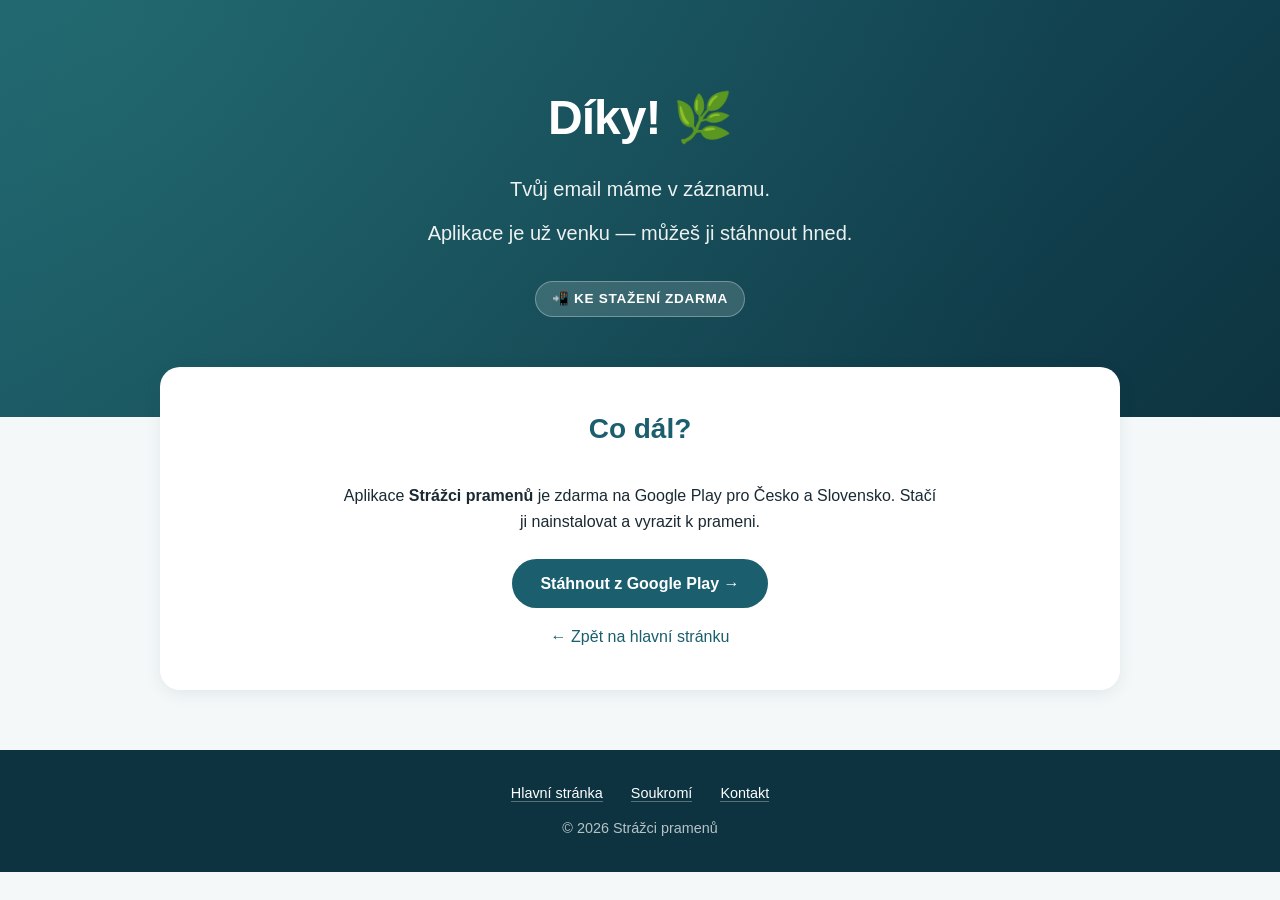
<file: dekujeme.html>
<!DOCTYPE html>
<html lang="cs">
<head>
  <meta charset="UTF-8" />
  <meta name="viewport" content="width=device-width, initial-scale=1.0" />
  <meta name="theme-color" content="#1B5E6E" />
  <title>Děkujeme — Strážci pramenů</title>
  <link rel="icon" type="image/png" href="favicon.png" />
  <link rel="apple-touch-icon" href="favicon.png" />
  <link rel="stylesheet" href="styles.css" />
</head>
<body>

  <header class="hero">
    <div class="hero-content">
      <h1>Díky! 🌿</h1>
      <p class="tagline">Tvůj email máme v záznamu.</p>
      <p class="tagline">Aplikace je už venku — můžeš ji stáhnout hned.</p>
      <div class="badge">📲 Ke stažení zdarma</div>
    </div>
  </header>

  <section class="features">
    <h2>Co dál?</h2>
    <p style="text-align: center; max-width: 600px; margin: 0 auto;">
      Aplikace <strong>Strážci pramenů</strong> je zdarma na Google Play
      pro Česko a Slovensko. Stačí ji nainstalovat a vyrazit k prameni.
    </p>
    <p style="text-align: center; margin-top: 24px;">
      <a href="https://play.google.com/store/apps/details?id=cz.karel.studanky_app"
         target="_blank" rel="noopener noreferrer"
         style="display: inline-block; background: var(--primary); color: white; padding: 12px 28px; border-radius: 999px; font-weight: 700; border: none;">Stáhnout z Google Play →</a>
    </p>
    <p style="text-align: center; margin-top: 16px;">
      <a href="/">← Zpět na hlavní stránku</a>
    </p>
  </section>

  <footer>
    <div class="footer-links">
      <a href="/">Hlavní stránka</a>
      <a href="/soukromi.html">Soukromí</a>
      <a href="mailto:info@strazcipramenu.cz">Kontakt</a>
    </div>
    <div>© 2026 Strážci pramenů</div>
  </footer>

</body>
</html>
</file>
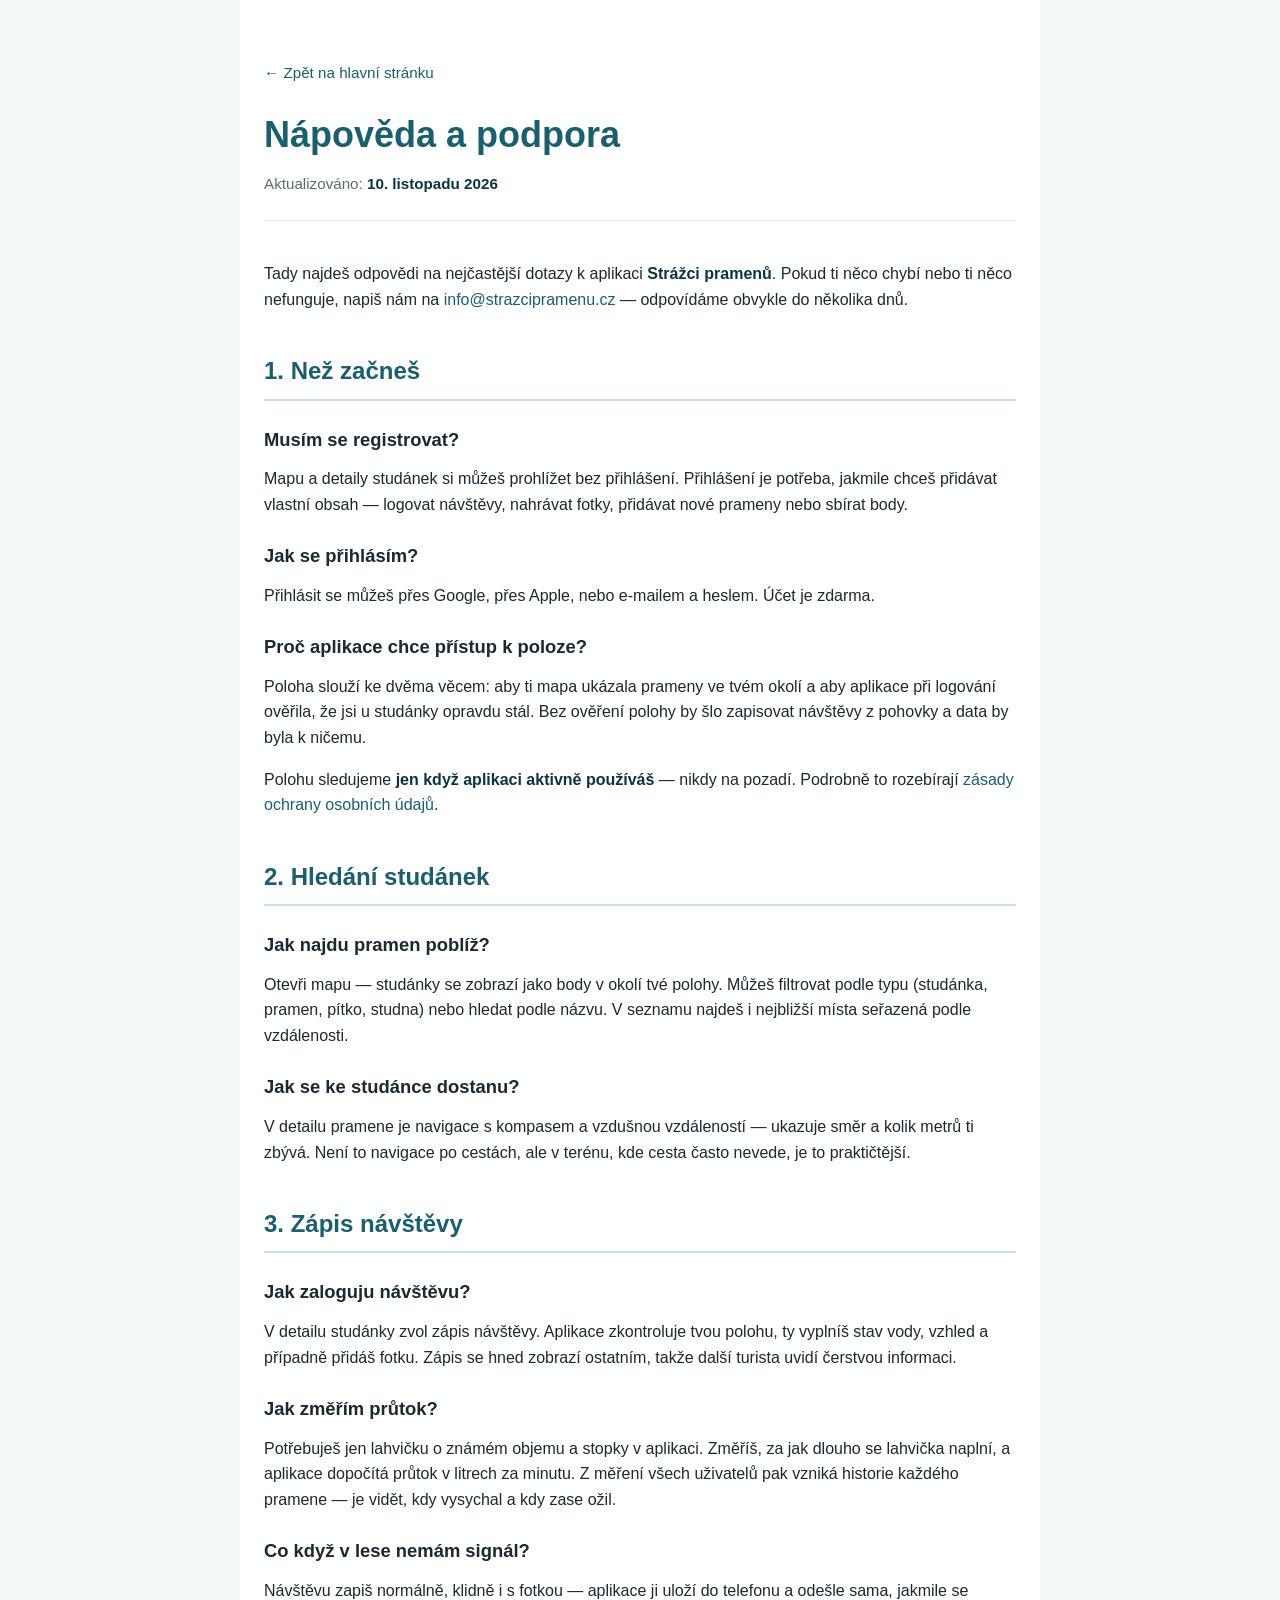
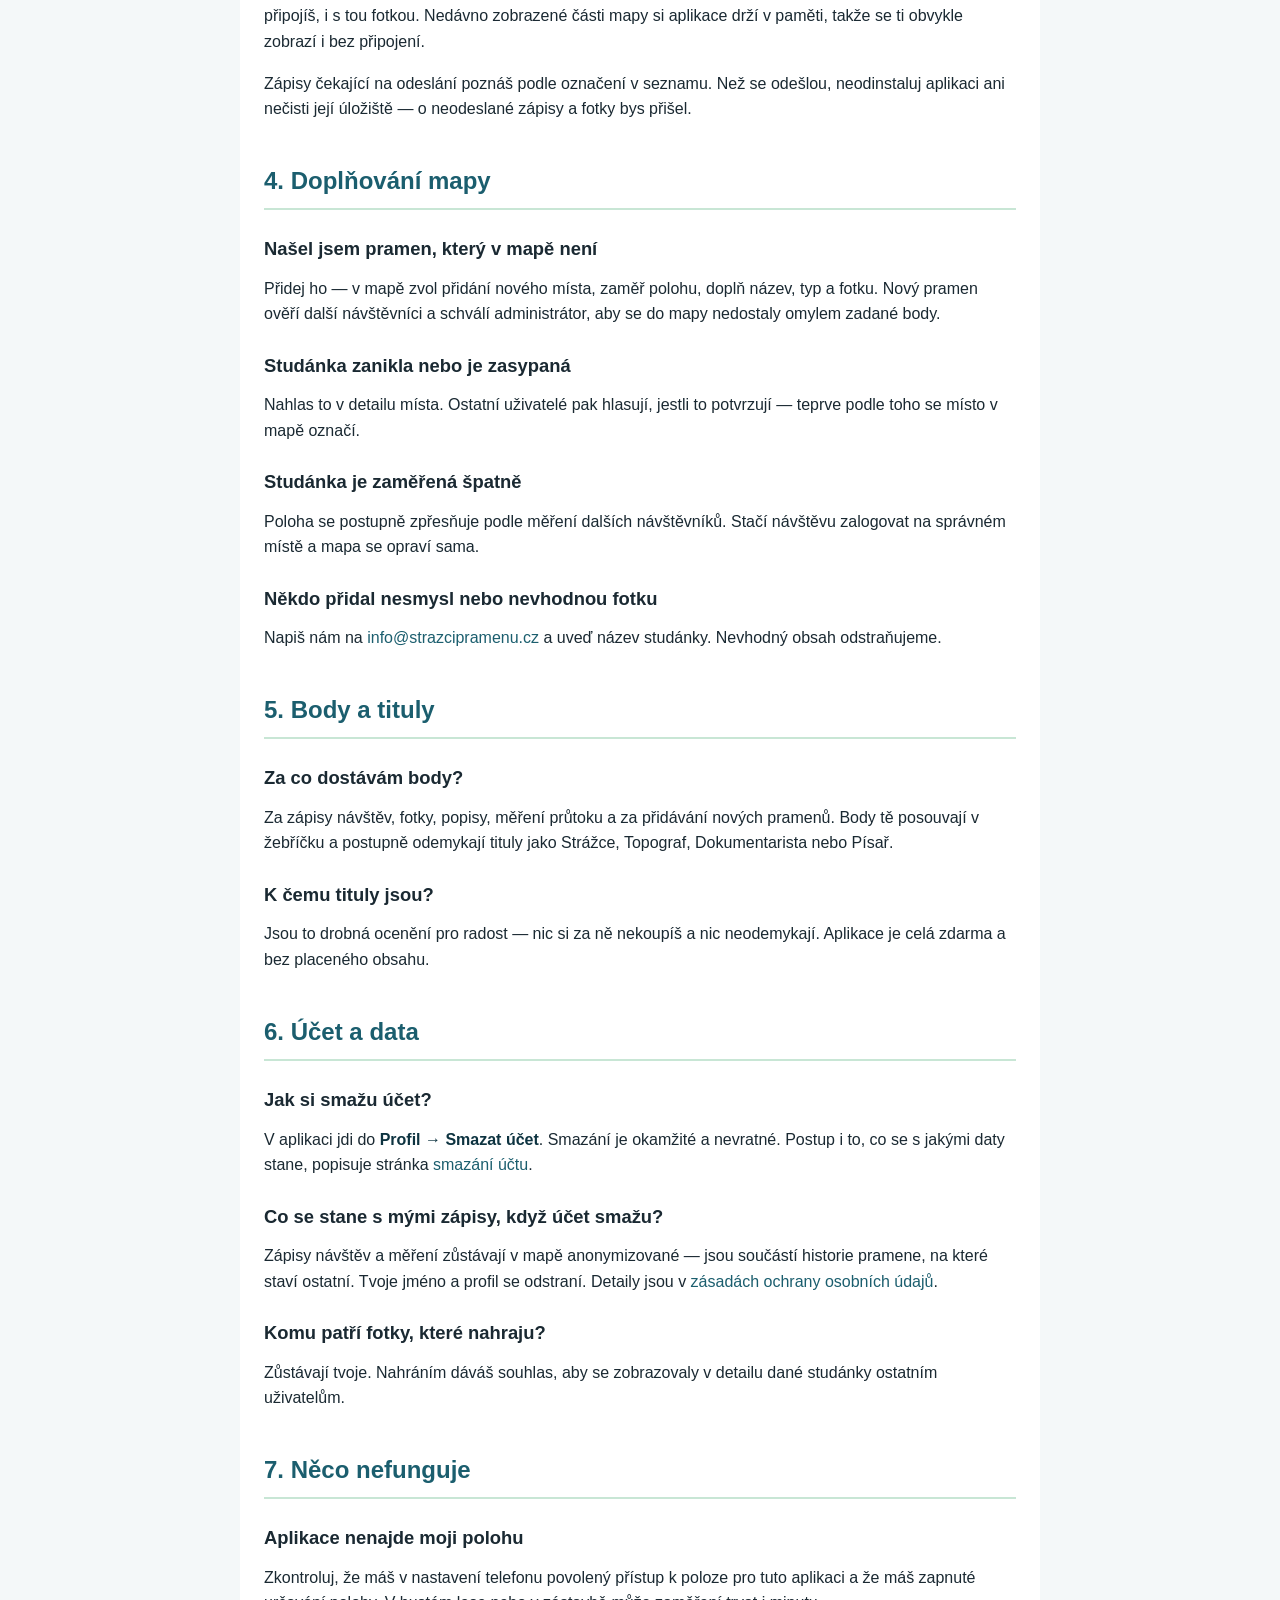
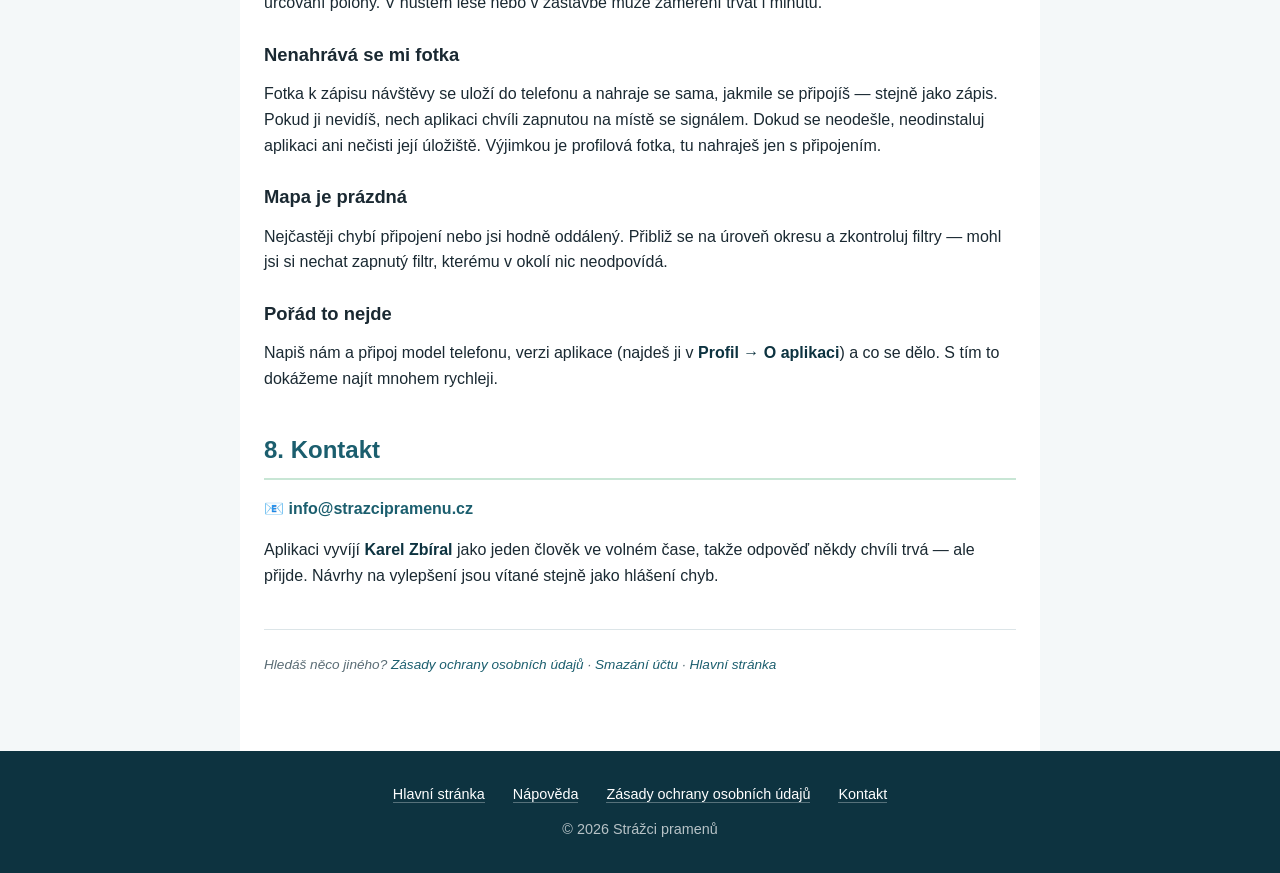
<file: napoveda.html>
<!DOCTYPE html>
<html lang="cs">
<head>
  <meta charset="UTF-8" />
  <meta name="viewport" content="width=device-width, initial-scale=1.0" />
  <meta name="theme-color" content="#1B5E6E" />
  <title>Nápověda a podpora — Strážci pramenů</title>
  <meta name="description" content="Nápověda k aplikaci Strážci pramenů: jak najít studánku, zalogovat návštěvu, změřit průtok, přidat nový pramen a spravovat účet. Kontakt na podporu." />
  <link rel="icon" type="image/png" href="favicon.png" />
  <link rel="apple-touch-icon" href="favicon.png" />
  <link rel="stylesheet" href="styles.css" />
</head>
<body>

  <main class="privacy">
    <a href="/" class="back-link">← Zpět na hlavní stránku</a>

    <h1>Nápověda a podpora</h1>
    <p class="effective">Aktualizováno: <strong>10. listopadu 2026</strong></p>

    <p>
      Tady najdeš odpovědi na nejčastější dotazy k aplikaci
      <strong>Strážci pramenů</strong>. Pokud ti něco chybí nebo ti něco
      nefunguje, napiš nám na
      <a href="mailto:info@strazcipramenu.cz">info@strazcipramenu.cz</a> —
      odpovídáme obvykle do několika dnů.
    </p>

    <h2>1. Než začneš</h2>

    <h3>Musím se registrovat?</h3>
    <p>
      Mapu a detaily studánek si můžeš prohlížet bez přihlášení. Přihlášení
      je potřeba, jakmile chceš přidávat vlastní obsah — logovat návštěvy,
      nahrávat fotky, přidávat nové prameny nebo sbírat body.
    </p>

    <h3>Jak se přihlásím?</h3>
    <p>
      Přihlásit se můžeš přes Google, přes Apple, nebo e-mailem a heslem.
      Účet je zdarma.
    </p>

    <h3>Proč aplikace chce přístup k poloze?</h3>
    <p>
      Poloha slouží ke dvěma věcem: aby ti mapa ukázala prameny ve tvém
      okolí a aby aplikace při logování ověřila, že jsi u studánky opravdu
      stál. Bez ověření polohy by šlo zapisovat návštěvy z pohovky a data by
      byla k ničemu.
    </p>
    <p>
      Polohu sledujeme <strong>jen když aplikaci aktivně používáš</strong> —
      nikdy na pozadí. Podrobně to rozebírají
      <a href="/soukromi.html">zásady ochrany osobních údajů</a>.
    </p>

    <h2>2. Hledání studánek</h2>

    <h3>Jak najdu pramen poblíž?</h3>
    <p>
      Otevři mapu — studánky se zobrazí jako body v okolí tvé polohy.
      Můžeš filtrovat podle typu (studánka, pramen, pítko, studna) nebo
      hledat podle názvu. V seznamu najdeš i nejbližší místa seřazená podle
      vzdálenosti.
    </p>

    <h3>Jak se ke studánce dostanu?</h3>
    <p>
      V detailu pramene je navigace s kompasem a vzdušnou vzdáleností —
      ukazuje směr a kolik metrů ti zbývá. Není to navigace po cestách,
      ale v terénu, kde cesta často nevede, je to praktičtější.
    </p>

    <h2>3. Zápis návštěvy</h2>

    <h3>Jak zaloguju návštěvu?</h3>
    <p>
      V detailu studánky zvol zápis návštěvy. Aplikace zkontroluje tvou
      polohu, ty vyplníš stav vody, vzhled a případně přidáš fotku.
      Zápis se hned zobrazí ostatním, takže další turista uvidí čerstvou
      informaci.
    </p>

    <h3>Jak změřím průtok?</h3>
    <p>
      Potřebuješ jen lahvičku o známém objemu a stopky v aplikaci. Změříš,
      za jak dlouho se lahvička naplní, a aplikace dopočítá průtok v litrech
      za minutu. Z měření všech uživatelů pak vzniká historie každého
      pramene — je vidět, kdy vysychal a kdy zase ožil.
    </p>

    <h3>Co když v lese nemám signál?</h3>
    <p>
      Návštěvu zapiš normálně, klidně i s fotkou — aplikace ji uloží do
      telefonu a odešle sama, jakmile se připojíš, i s tou fotkou. Nedávno
      zobrazené části mapy si aplikace drží
      v paměti, takže se ti obvykle zobrazí i bez připojení.
    </p>
    <p>
      Zápisy čekající na odeslání poznáš podle označení v seznamu. Než se
      odešlou, neodinstaluj aplikaci ani nečisti její úložiště — o
      neodeslané zápisy a fotky bys přišel.
    </p>

    <h2>4. Doplňování mapy</h2>

    <h3>Našel jsem pramen, který v mapě není</h3>
    <p>
      Přidej ho — v mapě zvol přidání nového místa, zaměř polohu, doplň
      název, typ a fotku. Nový pramen ověří další návštěvníci a schválí
      administrátor, aby se do mapy nedostaly omylem zadané body.
    </p>

    <h3>Studánka zanikla nebo je zasypaná</h3>
    <p>
      Nahlas to v detailu místa. Ostatní uživatelé pak hlasují, jestli to
      potvrzují — teprve podle toho se místo v mapě označí.
    </p>

    <h3>Studánka je zaměřená špatně</h3>
    <p>
      Poloha se postupně zpřesňuje podle měření dalších návštěvníků. Stačí
      návštěvu zalogovat na správném místě a mapa se opraví sama.
    </p>

    <h3>Někdo přidal nesmysl nebo nevhodnou fotku</h3>
    <p>
      Napiš nám na <a href="mailto:info@strazcipramenu.cz">info@strazcipramenu.cz</a>
      a uveď název studánky. Nevhodný obsah odstraňujeme.
    </p>

    <h2>5. Body a tituly</h2>

    <h3>Za co dostávám body?</h3>
    <p>
      Za zápisy návštěv, fotky, popisy, měření průtoku a za přidávání nových
      pramenů. Body tě posouvají v žebříčku a postupně odemykají tituly jako
      Strážce, Topograf, Dokumentarista nebo Písař.
    </p>

    <h3>K čemu tituly jsou?</h3>
    <p>
      Jsou to drobná ocenění pro radost — nic si za ně nekoupíš a nic
      neodemykají. Aplikace je celá zdarma a bez placeného obsahu.
    </p>

    <h2>6. Účet a data</h2>

    <h3>Jak si smažu účet?</h3>
    <p>
      V aplikaci jdi do <strong>Profil → Smazat účet</strong>. Smazání je
      okamžité a nevratné. Postup i to, co se s jakými daty stane, popisuje
      stránka <a href="/smazat-ucet.html">smazání účtu</a>.
    </p>

    <h3>Co se stane s mými zápisy, když účet smažu?</h3>
    <p>
      Zápisy návštěv a měření zůstávají v mapě anonymizované — jsou součástí
      historie pramene, na které staví ostatní. Tvoje jméno a profil se
      odstraní. Detaily jsou v
      <a href="/soukromi.html">zásadách ochrany osobních údajů</a>.
    </p>

    <h3>Komu patří fotky, které nahraju?</h3>
    <p>
      Zůstávají tvoje. Nahráním dáváš souhlas, aby se zobrazovaly v detailu
      dané studánky ostatním uživatelům.
    </p>

    <h2>7. Něco nefunguje</h2>

    <h3>Aplikace nenajde moji polohu</h3>
    <p>
      Zkontroluj, že máš v nastavení telefonu povolený přístup k poloze pro
      tuto aplikaci a že máš zapnuté určování polohy. V hustém lese nebo
      v zástavbě může zaměření trvat i minutu.
    </p>

    <h3>Nenahrává se mi fotka</h3>
    <p>
      Fotka k zápisu návštěvy se uloží do telefonu a nahraje se sama, jakmile
      se připojíš — stejně jako zápis. Pokud ji nevidíš, nech aplikaci chvíli
      zapnutou na místě se signálem. Dokud se neodešle, neodinstaluj aplikaci
      ani nečisti její úložiště. Výjimkou je profilová fotka, tu nahraješ
      jen s připojením.
    </p>

    <h3>Mapa je prázdná</h3>
    <p>
      Nejčastěji chybí připojení nebo jsi hodně oddálený. Přibliž se na
      úroveň okresu a zkontroluj filtry — mohl jsi si nechat zapnutý filtr,
      kterému v okolí nic neodpovídá.
    </p>

    <h3>Pořád to nejde</h3>
    <p>
      Napiš nám a připoj model telefonu, verzi aplikace (najdeš ji
      v <strong>Profil → O aplikaci</strong>) a co se dělo. S tím to
      dokážeme najít mnohem rychleji.
    </p>

    <h2>8. Kontakt</h2>
    <p>
      📧 <strong><a href="mailto:info@strazcipramenu.cz">info@strazcipramenu.cz</a></strong>
    </p>
    <p>
      Aplikaci vyvíjí <strong>Karel Zbíral</strong> jako jeden člověk ve
      volném čase, takže odpověď někdy chvíli trvá — ale přijde. Návrhy na
      vylepšení jsou vítané stejně jako hlášení chyb.
    </p>

    <p style="margin-top: 40px; padding-top: 24px; border-top: 1px solid var(--divider); font-size: 0.85rem; color: var(--text-secondary);">
      <em>Hledáš něco jiného?
      <a href="/soukromi.html">Zásady ochrany osobních údajů</a> ·
      <a href="/smazat-ucet.html">Smazání účtu</a> ·
      <a href="/">Hlavní stránka</a></em>
    </p>
  </main>

  <footer>
    <div class="footer-links">
      <a href="/">Hlavní stránka</a>
      <a href="/napoveda.html">Nápověda</a>
      <a href="/soukromi.html">Zásady ochrany osobních údajů</a>
      <a href="mailto:info@strazcipramenu.cz">Kontakt</a>
    </div>
    <div>© 2026 Strážci pramenů</div>
  </footer>

</body>
</html>
</file>
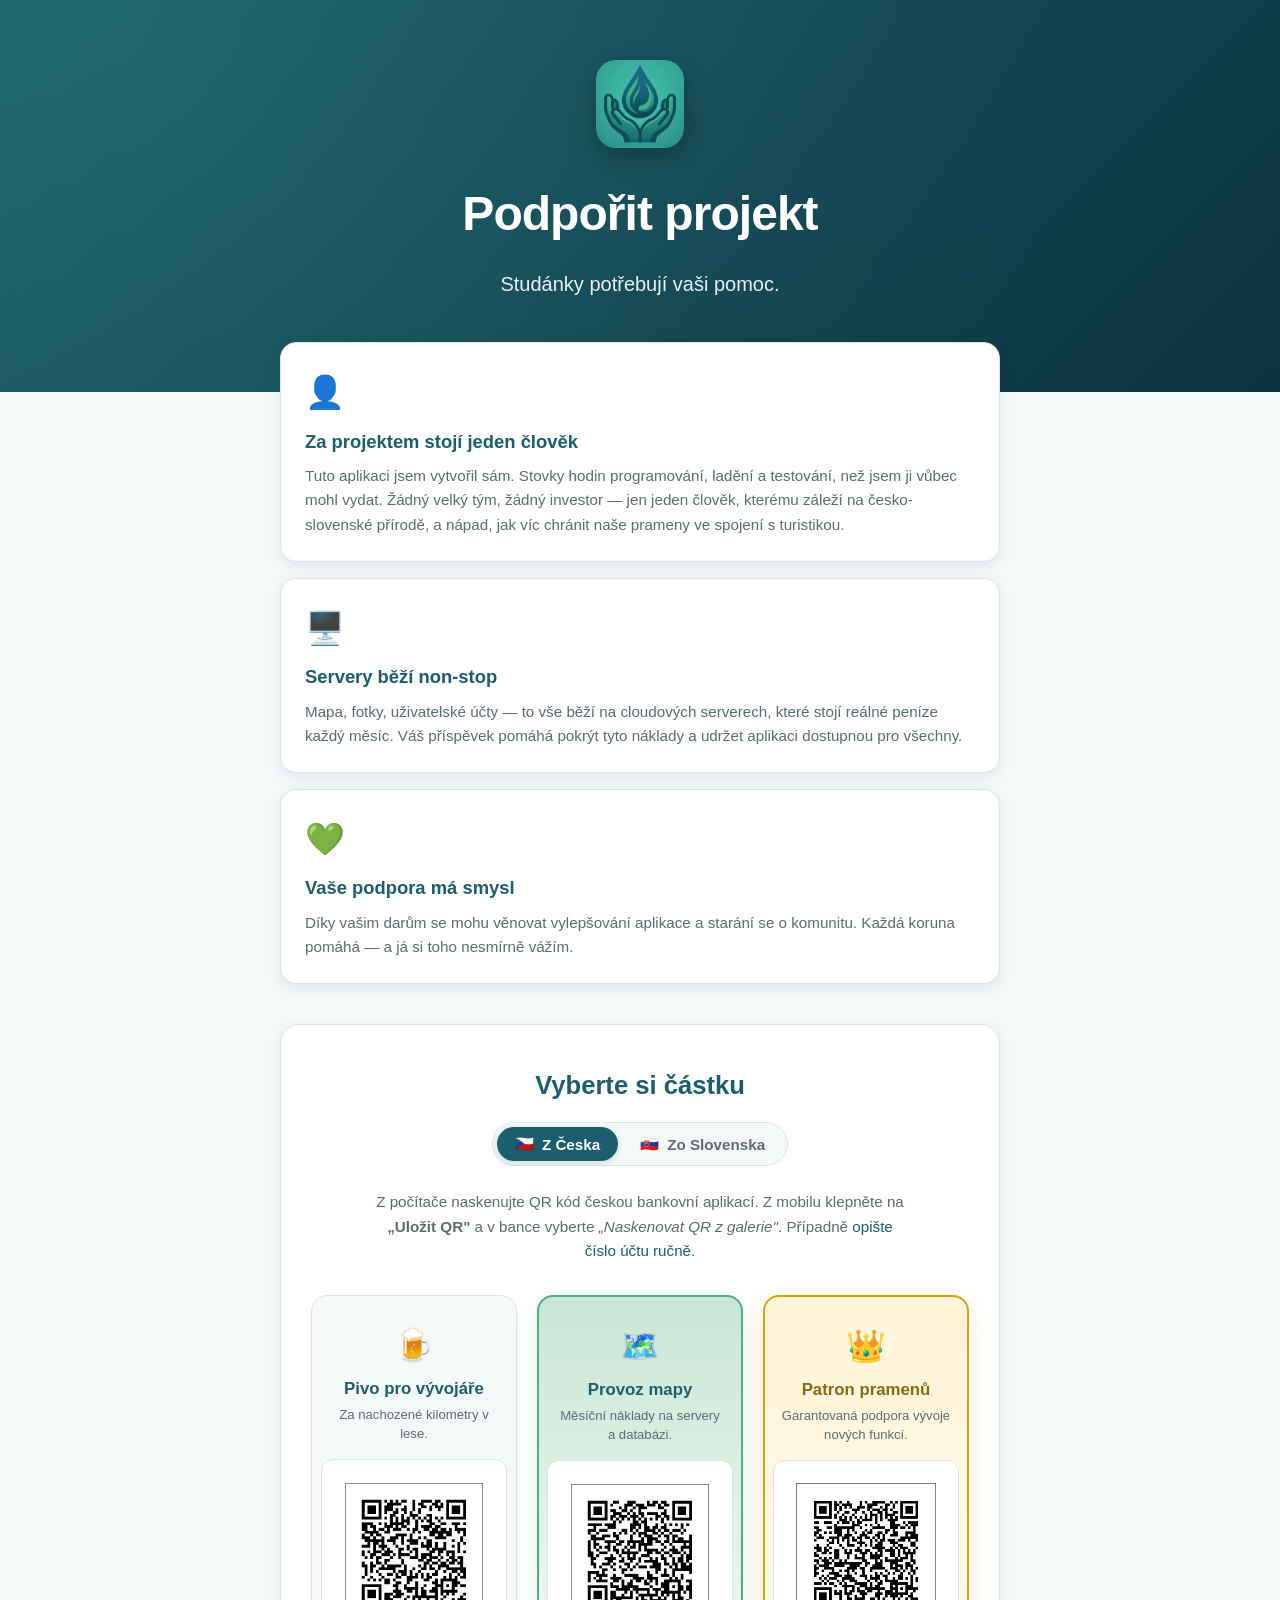
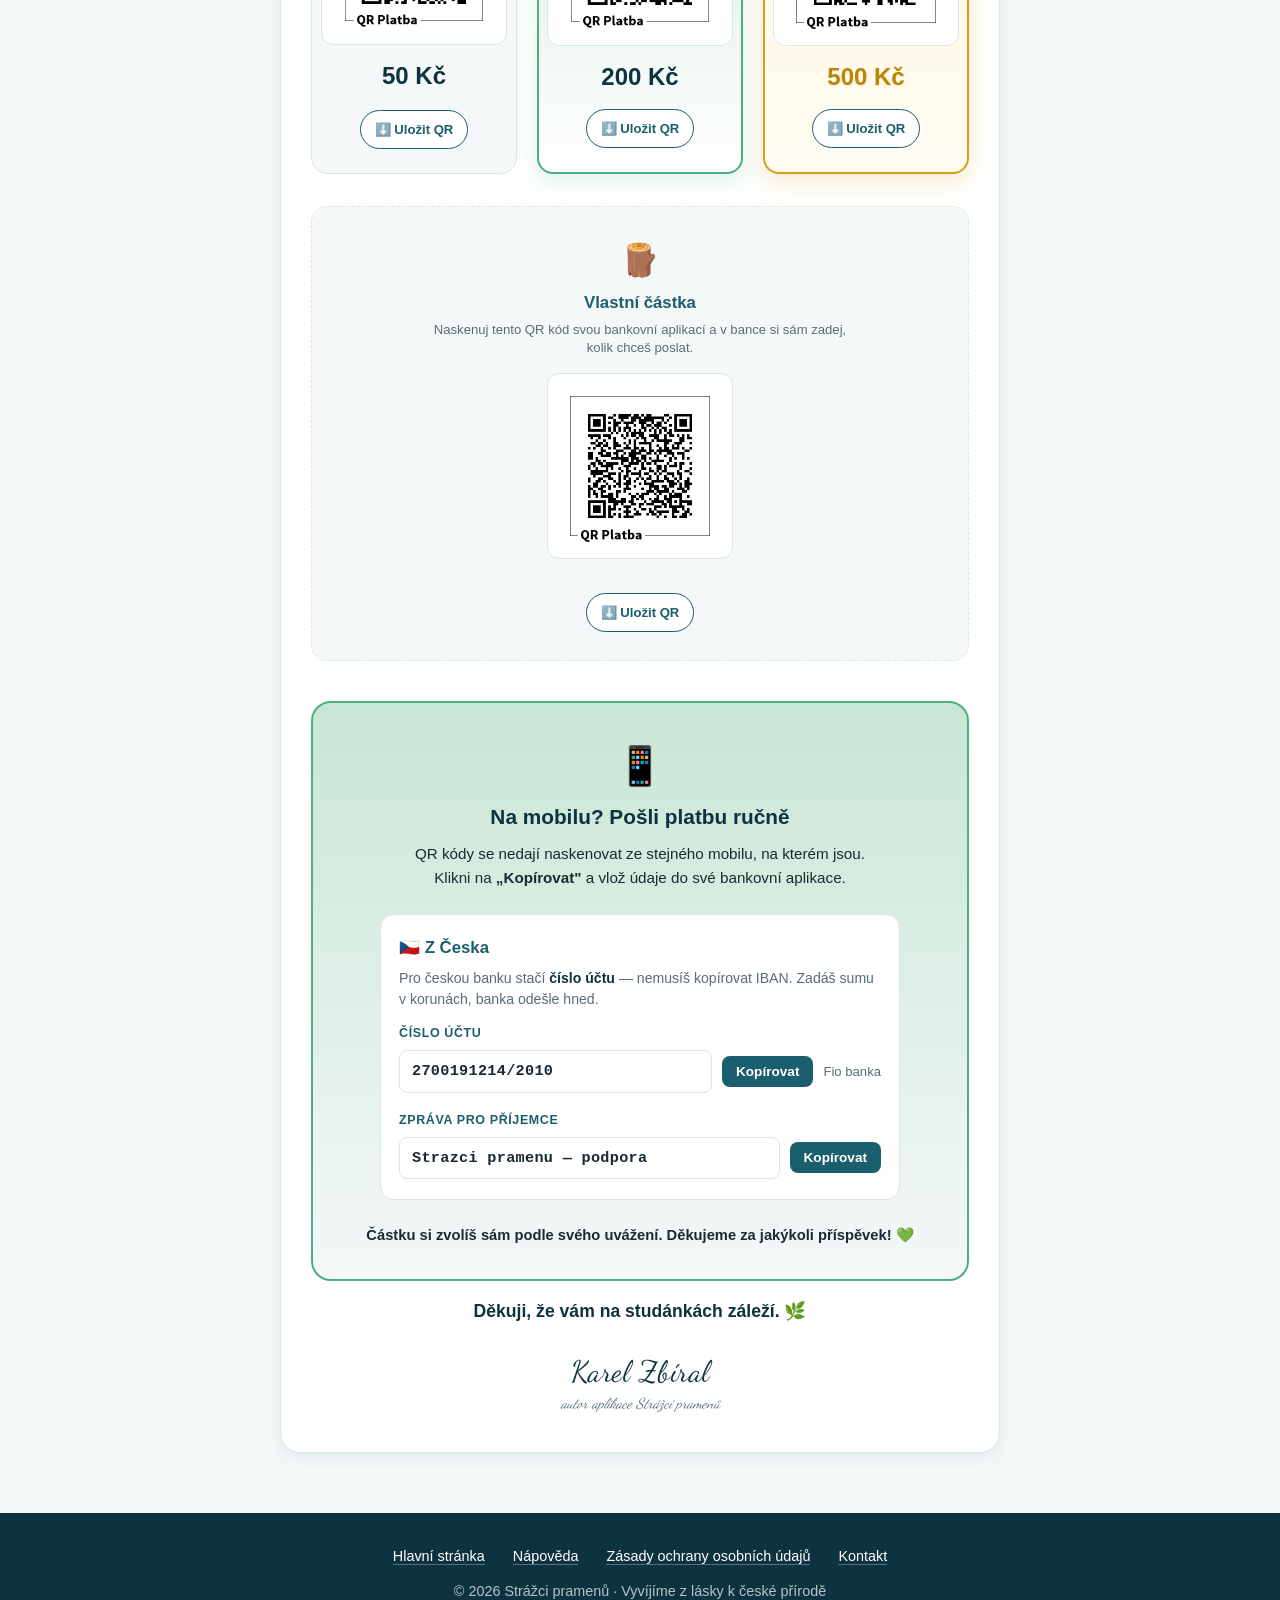
<file: podpora.html>
<!DOCTYPE html>
<html lang="cs">
<head>
  <meta charset="UTF-8" />
  <meta name="viewport" content="width=device-width, initial-scale=1.0" />
  <meta name="theme-color" content="#1B5E6E" />
  <title>Podpořit projekt — Strážci pramenů</title>
  <meta name="description" content="Aplikace Strážci pramenů je dílem jednoho člověka. Pokud vám pomáhá při hledání studánek, můžete projekt podpořit dobrovolným darem." />
  <meta property="og:title" content="Podpořit projekt — Strážci pramenů" />
  <meta property="og:description" content="Pomozte udržet aplikaci a servery v provozu. Každá koruna pomáhá." />
  <meta property="og:type" content="website" />
  <meta property="og:url" content="https://strazcipramenu.cz/podpora.html" />
  <meta property="og:image" content="https://strazcipramenu.cz/favicon.png" />
  <link rel="icon" type="image/png" href="favicon.png" />
  <link rel="apple-touch-icon" href="favicon.png" />
  <link rel="preconnect" href="https://fonts.googleapis.com">
  <link rel="preconnect" href="https://fonts.gstatic.com" crossorigin>
  <link href="https://fonts.googleapis.com/css2?family=Dancing+Script:wght@600;700&display=swap" rel="stylesheet">
  <link rel="stylesheet" href="styles.css?v=2026-06-21-1" />
</head>
<body>

  <header class="hero hero-small">
    <div class="hero-content">
      <img src="app_icon.png" alt="Strážci pramenů logo" class="support-logo" />
      <h1>Podpořit projekt</h1>
      <p class="tagline">Studánky potřebují vaši pomoc.</p>
    </div>
  </header>

  <main class="support-main">

    <section class="support-cards">
      <div class="support-card">
        <div class="support-card-icon">👤</div>
        <h3>Za projektem stojí jeden člověk</h3>
        <p>
          Tuto aplikaci jsem vytvořil sám. Stovky hodin programování,
          ladění a testování, než jsem ji vůbec mohl vydat. Žádný velký
          tým, žádný investor — jen jeden člověk, kterému záleží na
          česko-slovenské přírodě, a nápad, jak víc chránit naše prameny
          ve spojení s turistikou.
        </p>
      </div>

      <div class="support-card">
        <div class="support-card-icon">🖥️</div>
        <h3>Servery běží non‑stop</h3>
        <p>
          Mapa, fotky, uživatelské účty — to vše běží na cloudových
          serverech, které stojí reálné peníze každý měsíc. Váš
          příspěvek pomáhá pokrýt tyto náklady a udržet aplikaci
          dostupnou pro všechny.
        </p>
      </div>

      <div class="support-card">
        <div class="support-card-icon">💚</div>
        <h3>Vaše podpora má smysl</h3>
        <p>
          Díky vašim darům se mohu věnovat vylepšování aplikace
          a starání se o komunitu. Každá koruna pomáhá — a já si
          toho nesmírně vážím.
        </p>
      </div>
    </section>

    <section class="qr-section" data-country="cz">
      <h2>Vyberte si částku</h2>

      <!-- COUNTRY SWITCHER -->
      <div class="country-switcher" role="tablist">
        <button class="country-tab active" data-set-country="cz" type="button">
          🇨🇿 <span>Z Česka</span>
        </button>
        <button class="country-tab" data-set-country="sk" type="button">
          🇸🇰 <span>Zo Slovenska</span>
        </button>
      </div>

      <p class="qr-subtitle">
        <span class="cz-only">
          Z počítače naskenujte QR kód českou bankovní aplikací.
          Z mobilu klepněte na <strong>„Uložit QR"</strong> a v bance vyberte
          <em>„Naskenovat QR z galerie"</em>.
          Případně <a href="#bank-manual">opište číslo účtu ručně</a>.
        </span>
        <span class="sk-only">
          Z počítača naskenuj QR kód slovenskou bankovou aplikáciou —
          platba pôjde cez SEPA v eurách. Z mobilu klepni na
          <strong>„Uložiť QR"</strong> a v banke vyber
          <em>„Skenovať QR z galérie"</em>.
          Prípadne <a href="#bank-manual">prepíš IBAN ručne</a>.
        </span>
      </p>

      <!-- ─── ČESKÉ QR (CZK) ─────────────────────────────────────── -->
      <div class="country-section country-cz">
        <div class="qr-grid">

          <!-- 50 Kč — nízká kotva -->
          <div class="qr-item">
            <div class="qr-emoji">🍺</div>
            <h3 class="qr-title">Pivo pro vývojáře</h3>
            <p class="qr-desc">Za nachozené kilometry v lese.</p>
            <div class="qr-box">
              <img src="qr_50.png" alt="QR kód 50 Kč" class="qr-image" />
            </div>
            <div class="qr-amount">50 Kč</div>
            <a class="qr-download" href="qr_50.png" download="strazci_pramenu_50kc.png">
              ⬇️ Uložit QR
            </a>
          </div>

          <!-- 200 Kč — DOPORUČENO -->
          <div class="qr-item qr-featured">
            <div class="qr-emoji">🗺️</div>
            <h3 class="qr-title">Provoz mapy</h3>
            <p class="qr-desc">Měsíční náklady na servery a databázi.</p>
            <div class="qr-box">
              <img src="qr_200.png" alt="QR kód 200 Kč" class="qr-image" />
            </div>
            <div class="qr-amount">200 Kč</div>
            <a class="qr-download" href="qr_200.png" download="strazci_pramenu_200kc.png">
              ⬇️ Uložit QR
            </a>
          </div>

          <!-- 500 Kč — patron (premium) -->
          <div class="qr-item qr-premium">
            <div class="qr-emoji">👑</div>
            <h3 class="qr-title">Patron pramenů</h3>
            <p class="qr-desc">Garantovaná podpora vývoje nových funkcí.</p>
            <div class="qr-box">
              <img src="qr_500.png" alt="QR kód 500 Kč" class="qr-image" />
            </div>
            <div class="qr-amount">500 Kč</div>
            <a class="qr-download" href="qr_500.png" download="strazci_pramenu_500kc.png">
              ⬇️ Uložit QR
            </a>
          </div>

        </div>

        <!-- ŽOLÍK CZK -->
        <div class="qr-custom">
          <div class="qr-emoji">🪵</div>
          <h3 class="qr-title">Vlastní částka</h3>
          <p class="qr-desc">
            Naskenuj tento QR kód svou bankovní aplikací a v bance si
            sám zadej, kolik chceš poslat.
          </p>
          <div class="qr-box">
            <img src="qr_custom.png" alt="QR kód vlastní částka" class="qr-image" />
          </div>
          <a class="qr-download" href="qr_custom.png" download="strazci_pramenu_vlastni.png">
            ⬇️ Uložit QR
          </a>
        </div>
      </div>

      <!-- ─── SLOVENSKÉ QR (EUR / SEPA) ─────────────────────────── -->
      <div class="country-section country-sk">
        <div class="qr-grid">

          <!-- 2 EUR — pivo (≈ 50 Kč) -->
          <div class="qr-item">
            <div class="qr-emoji">🍺</div>
            <h3 class="qr-title">Pivko pre vývojára</h3>
            <p class="qr-desc">Za naprejdené kilometre v lese.</p>
            <div class="qr-box">
              <img src="qr_eur_2.png" alt="QR kód 2 EUR" class="qr-image" />
            </div>
            <div class="qr-amount">2 €</div>
            <a class="qr-download" href="qr_eur_2.png" download="strazci_pramenu_2eur.png">
              ⬇️ Uložiť QR
            </a>
          </div>

          <!-- 8 EUR — DOPORUČENO (≈ 200 Kč) -->
          <div class="qr-item qr-featured">
            <div class="qr-emoji">🗺️</div>
            <h3 class="qr-title">Prevádzka mapy</h3>
            <p class="qr-desc">Mesačné náklady na servery a databázu.</p>
            <div class="qr-box">
              <img src="qr_eur_8.png" alt="QR kód 8 EUR" class="qr-image" />
            </div>
            <div class="qr-amount">8 €</div>
            <a class="qr-download" href="qr_eur_8.png" download="strazci_pramenu_8eur.png">
              ⬇️ Uložiť QR
            </a>
          </div>

          <!-- 20 EUR — patron (premium) -->
          <div class="qr-item qr-premium">
            <div class="qr-emoji">👑</div>
            <h3 class="qr-title">Patrón prameňov</h3>
            <p class="qr-desc">Garantovaná podpora vývoja nových funkcií.</p>
            <div class="qr-box">
              <img src="qr_eur_20.png" alt="QR kód 20 EUR" class="qr-image" />
            </div>
            <div class="qr-amount">20 €</div>
            <a class="qr-download" href="qr_eur_20.png" download="strazci_pramenu_20eur.png">
              ⬇️ Uložiť QR
            </a>
          </div>

        </div>

        <!-- ŽOLÍK EUR -->
        <div class="qr-custom">
          <div class="qr-emoji">🪵</div>
          <h3 class="qr-title">Vlastná suma</h3>
          <p class="qr-desc">
            Naskenuj tento QR kód svojou bankovou aplikáciou a v banke si
            sám zadaj, koľko chceš poslať.
          </p>
          <div class="qr-box">
            <img src="qr_eur_custom.png" alt="QR kód vlastná suma" class="qr-image" />
          </div>
          <a class="qr-download" href="qr_eur_custom.png" download="strazci_pramenu_vlastna.png">
            ⬇️ Uložiť QR
          </a>
        </div>
      </div>

      <!-- BANKOVNÍ ÚDAJE — country-aware -->
      <div class="bank-details" id="bank-manual">
        <div class="bank-icon">📱</div>
        <h3>
          <span class="cz-only">Na mobilu? Pošli platbu ručně</span>
          <span class="sk-only">Na mobile? Pošli platbu ručne</span>
        </h3>
        <p class="bank-desc">
          <span class="cz-only">
            QR kódy se nedají naskenovat ze stejného mobilu, na kterém
            jsou. Klikni na <strong>„Kopírovat"</strong> a vlož údaje
            do své bankovní aplikace.
          </span>
          <span class="sk-only">
            QR kódy sa nedajú naskenovať z toho istého mobilu, na ktorom
            sú. Klikni na <strong>„Kopírovať"</strong> a vlož údaje do
            svojej bankovej aplikácie.
          </span>
        </p>

        <!-- Z Česka — stačí číslo účtu -->
        <div class="bank-block country-section country-cz">
          <h4 class="bank-block-title">🇨🇿 Z Česka</h4>
          <p class="bank-block-hint">
            Pro českou banku stačí <strong>číslo účtu</strong> — nemusíš
            kopírovat IBAN. Zadáš sumu v korunách, banka odešle hned.
          </p>
          <dl class="bank-list">
            <dt>Číslo účtu</dt>
            <dd>
              <code id="bank-account">2700191214/2010</code>
              <button class="copy-btn" data-target="bank-account">Kopírovat</button>
              <span class="bank-name">Fio banka</span>
            </dd>
            <dt>Zpráva pro příjemce</dt>
            <dd>
              <code id="bank-msg">Strazci pramenu — podpora</code>
              <button class="copy-btn" data-target="bank-msg">Kopírovat</button>
            </dd>
          </dl>
        </div>

        <!-- Zo Slovenska / EU -->
        <div class="bank-block country-section country-sk">
          <h4 class="bank-block-title">🇸🇰 Zo Slovenska / EU</h4>
          <p class="bank-block-hint">
            Pošli platbu cez <strong>SEPA</strong> na náš IBAN. Sumu zadaj
            v eurách — banka ju automaticky prevedie na koruny (kurz tvojej
            banky). Z bežných slovenských účtov je platba zadarmo a príde
            do 1 pracovného dňa.
          </p>
          <dl class="bank-list">
            <dt>IBAN</dt>
            <dd>
              <code id="bank-iban">CZ4920100000002700191214</code>
              <button class="copy-btn" data-target="bank-iban">Kopírovať</button>
            </dd>
            <dt>BIC / SWIFT</dt>
            <dd>
              <code id="bank-bic">FIOBCZPPXXX</code>
              <button class="copy-btn" data-target="bank-bic">Kopírovať</button>
              <span class="bank-name">Fio banka</span>
            </dd>
            <dt>Správa pre prijímateľa</dt>
            <dd>
              <code id="bank-msg-sk">Strazci pramenu — podpora</code>
              <button class="copy-btn" data-target="bank-msg-sk">Kopírovať</button>
            </dd>
          </dl>
        </div>

        <p class="bank-note">
          <span class="cz-only">
            Částku si zvolíš sám podle svého uvážení.
            Děkujeme za jakýkoli příspěvek! 💚
          </span>
          <span class="sk-only">
            Sumu si zvolíš sám podľa svojho uváženia.
            Ďakujeme za akýkoľvek príspevok! 💚
          </span>
        </p>
      </div>

      <p class="qr-thanks">
        <span class="cz-only">Děkuji, že vám na studánkách záleží. 🌿</span>
        <span class="sk-only">Ďakujem, že vám na studničkách záleží. 🌿</span>
      </p>
      <p class="qr-signature">
        Karel Zbíral<br>
        <span class="qr-signature-role">
          <span class="cz-only">autor aplikace Strážci pramenů</span>
          <span class="sk-only">autor aplikácie Strážci prameňov</span>
        </span>
      </p>
    </section>

  </main>

  <footer>
    <div class="footer-links">
      <a href="/">Hlavní stránka</a>
      <a href="/napoveda.html">Nápověda</a>
      <a href="/soukromi.html">Zásady ochrany osobních údajů</a>
      <a href="mailto:info@strazcipramenu.cz">Kontakt</a>
    </div>
    <div>
      © 2026 Strážci pramenů · Vyvíjíme z lásky k české přírodě
    </div>
  </footer>

  <script>
    // Country switcher — přepíná mezi CZ (CZK) a SK (EUR) variantou
    // celé stránky. Změna sets data-country atribut na <section.qr-section>,
    // CSS pak zobrazí příslušné .country-section bloky.
    (function () {
      var section = document.querySelector('.qr-section');
      var tabs = document.querySelectorAll('.country-tab');
      function setCountry(c) {
        if (!section) return;
        section.setAttribute('data-country', c);
        tabs.forEach(function (t) {
          t.classList.toggle('active', t.getAttribute('data-set-country') === c);
        });
      }
      tabs.forEach(function (tab) {
        tab.addEventListener('click', function () {
          setCountry(tab.getAttribute('data-set-country'));
        });
      });
      // Default: CZ (= browser default je už 'cz' z HTML atributu)
    })();

    // Copy-to-clipboard pro bankovní údaje (= mobilní fallback).
    // Po kliknutí na "Kopírovat" zkopíruje text do schránky a krátce
    // změní popisek tlačítka na "Zkopírováno ✓" (1.5s feedback).
    document.querySelectorAll('.copy-btn').forEach(function (btn) {
      btn.addEventListener('click', function () {
        var targetId = btn.getAttribute('data-target');
        var el = document.getElementById(targetId);
        if (!el) return;
        var text = el.innerText.trim();

        var done = function () {
          var orig = btn.innerText;
          btn.innerText = 'Zkopírováno ✓';
          btn.classList.add('copied');
          setTimeout(function () {
            btn.innerText = orig;
            btn.classList.remove('copied');
          }, 1500);
        };

        // Moderní cesta — Clipboard API (HTTPS only)
        if (navigator.clipboard && navigator.clipboard.writeText) {
          navigator.clipboard.writeText(text).then(done).catch(function () {
            // Fallback pro starší prohlížeče
            legacyCopy(text, done);
          });
        } else {
          legacyCopy(text, done);
        }
      });
    });

    function legacyCopy(text, done) {
      var ta = document.createElement('textarea');
      ta.value = text;
      ta.style.position = 'fixed';
      ta.style.opacity = '0';
      document.body.appendChild(ta);
      ta.select();
      try { document.execCommand('copy'); done(); }
      catch (e) { /* nepodařilo se */ }
      document.body.removeChild(ta);
    }
  </script>

</body>
</html>
</file>
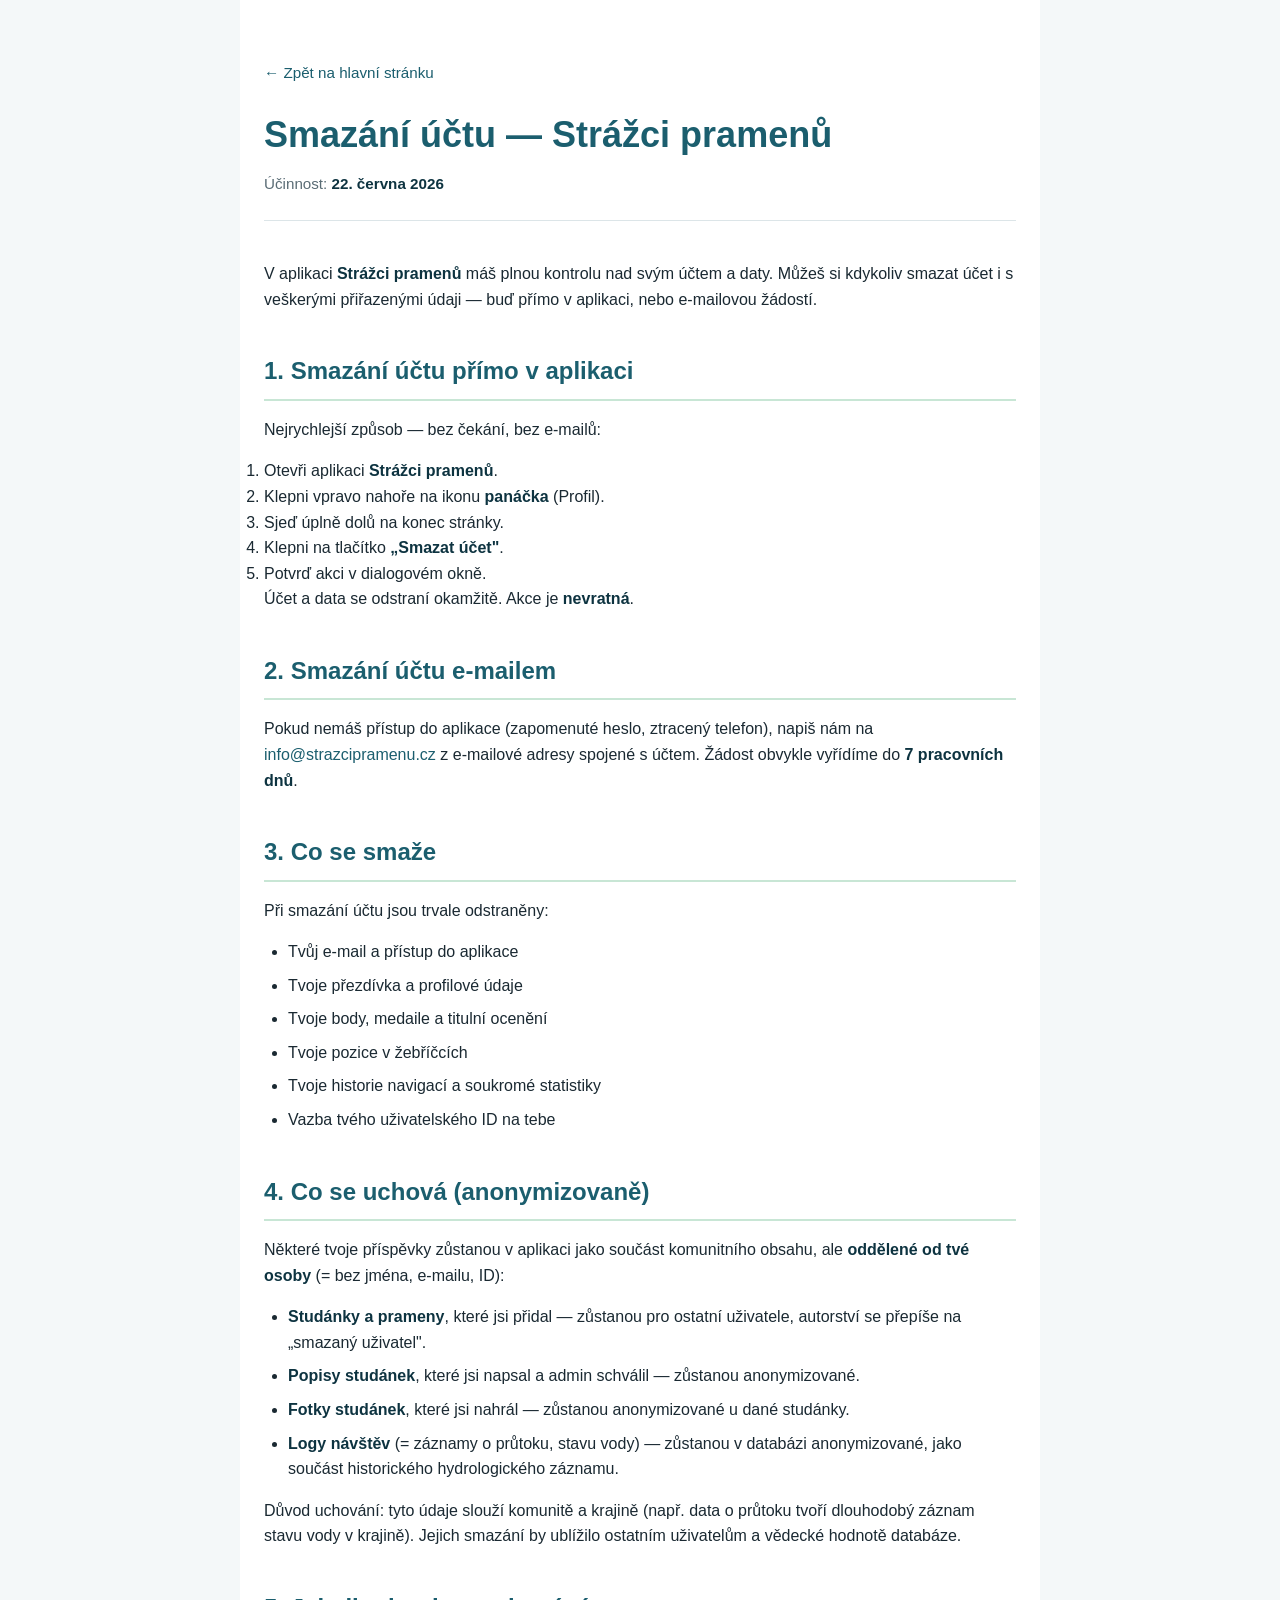
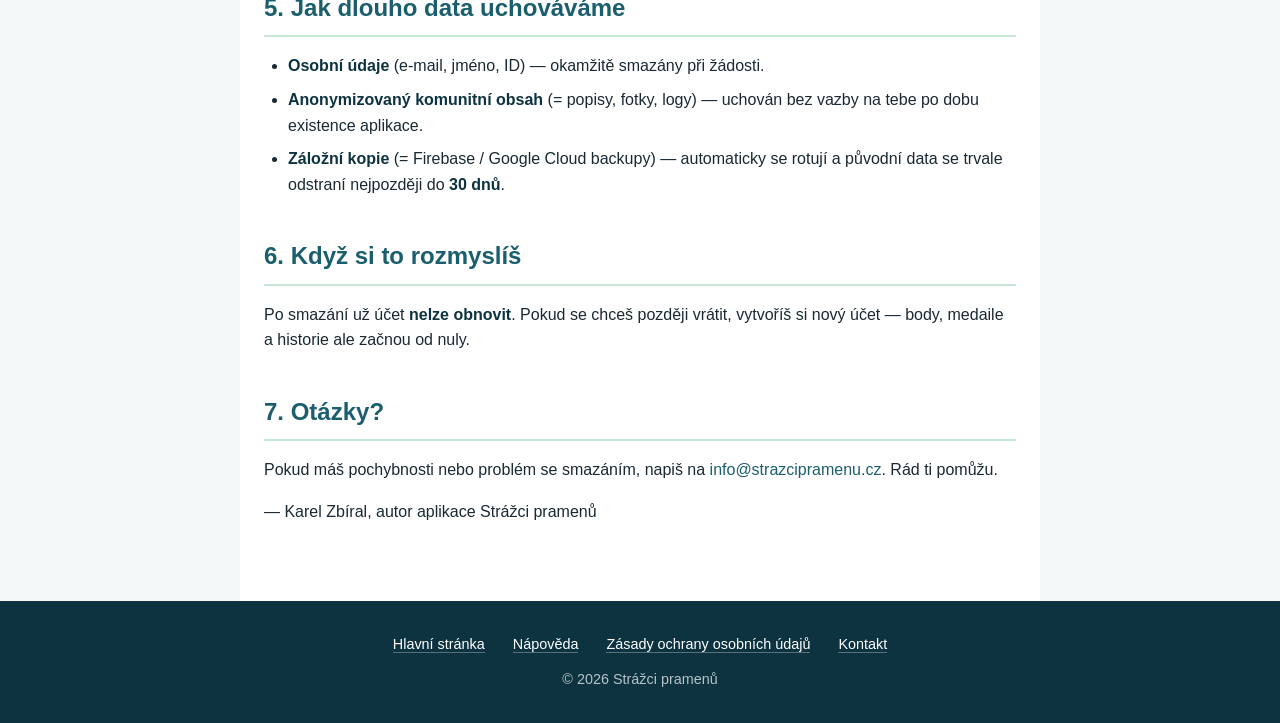
<file: smazat-ucet.html>
<!DOCTYPE html>
<html lang="cs">
<head>
  <meta charset="UTF-8" />
  <meta name="viewport" content="width=device-width, initial-scale=1.0" />
  <meta name="theme-color" content="#1B5E6E" />
  <title>Smazání účtu — Strážci pramenů</title>
  <meta name="description" content="Jak smazat svůj účet v aplikaci Strážci pramenů. Postup, co se smaže a jak dlouho data uchováváme." />
  <link rel="icon" type="image/png" href="favicon.png" />
  <link rel="apple-touch-icon" href="favicon.png" />
  <link rel="stylesheet" href="styles.css?v=2026-06-22" />
</head>
<body>

  <main class="privacy">
    <a href="/" class="back-link">← Zpět na hlavní stránku</a>

    <h1>Smazání účtu — Strážci pramenů</h1>
    <p class="effective">Účinnost: <strong>22. června 2026</strong></p>

    <p>
      V aplikaci <strong>Strážci pramenů</strong> máš plnou kontrolu nad
      svým účtem a daty. Můžeš si kdykoliv smazat účet i s veškerými
      přiřazenými údaji — buď přímo v aplikaci, nebo e-mailovou žádostí.
    </p>

    <h2>1. Smazání účtu přímo v aplikaci</h2>
    <p>Nejrychlejší způsob — bez čekání, bez e-mailů:</p>
    <ol>
      <li>Otevři aplikaci <strong>Strážci pramenů</strong>.</li>
      <li>Klepni vpravo nahoře na ikonu <strong>panáčka</strong> (Profil).</li>
      <li>Sjeď úplně dolů na konec stránky.</li>
      <li>Klepni na tlačítko <strong>„Smazat účet"</strong>.</li>
      <li>Potvrď akci v dialogovém okně.</li>
    </ol>
    <p>
      Účet a data se odstraní okamžitě. Akce je <strong>nevratná</strong>.
    </p>

    <h2>2. Smazání účtu e-mailem</h2>
    <p>
      Pokud nemáš přístup do aplikace (zapomenuté heslo, ztracený telefon),
      napiš nám na
      <a href="mailto:info@strazcipramenu.cz">info@strazcipramenu.cz</a>
      z e-mailové adresy spojené s účtem. Žádost obvykle vyřídíme
      do <strong>7 pracovních dnů</strong>.
    </p>

    <h2>3. Co se smaže</h2>
    <p>Při smazání účtu jsou trvale odstraněny:</p>
    <ul>
      <li>Tvůj e-mail a přístup do aplikace</li>
      <li>Tvoje přezdívka a profilové údaje</li>
      <li>Tvoje body, medaile a titulní ocenění</li>
      <li>Tvoje pozice v žebříčcích</li>
      <li>Tvoje historie navigací a soukromé statistiky</li>
      <li>Vazba tvého uživatelského ID na tebe</li>
    </ul>

    <h2>4. Co se uchová (anonymizovaně)</h2>
    <p>
      Některé tvoje příspěvky zůstanou v aplikaci jako součást
      komunitního obsahu, ale <strong>oddělené od tvé osoby</strong>
      (= bez jména, e-mailu, ID):
    </p>
    <ul>
      <li>
        <strong>Studánky a prameny</strong>, které jsi přidal — zůstanou
        pro ostatní uživatele, autorství se přepíše na „smazaný uživatel".
      </li>
      <li>
        <strong>Popisy studánek</strong>, které jsi napsal a admin schválil
        — zůstanou anonymizované.
      </li>
      <li>
        <strong>Fotky studánek</strong>, které jsi nahrál — zůstanou
        anonymizované u dané studánky.
      </li>
      <li>
        <strong>Logy návštěv</strong> (= záznamy o průtoku, stavu vody) —
        zůstanou v databázi anonymizované, jako součást historického
        hydrologického záznamu.
      </li>
    </ul>
    <p>
      Důvod uchování: tyto údaje slouží komunitě a krajině (např. data
      o průtoku tvoří dlouhodobý záznam stavu vody v krajině). Jejich
      smazání by ublížilo ostatním uživatelům a vědecké hodnotě databáze.
    </p>

    <h2>5. Jak dlouho data uchováváme</h2>
    <ul>
      <li>
        <strong>Osobní údaje</strong> (e-mail, jméno, ID) — okamžitě
        smazány při žádosti.
      </li>
      <li>
        <strong>Anonymizovaný komunitní obsah</strong> (= popisy, fotky,
        logy) — uchován bez vazby na tebe po dobu existence aplikace.
      </li>
      <li>
        <strong>Záložní kopie</strong> (= Firebase / Google Cloud backupy)
        — automaticky se rotují a původní data se trvale odstraní
        nejpozději do <strong>30 dnů</strong>.
      </li>
    </ul>

    <h2>6. Když si to rozmyslíš</h2>
    <p>
      Po smazání už účet <strong>nelze obnovit</strong>. Pokud se chceš
      později vrátit, vytvoříš si nový účet — body, medaile a historie
      ale začnou od nuly.
    </p>

    <h2>7. Otázky?</h2>
    <p>
      Pokud máš pochybnosti nebo problém se smazáním, napiš na
      <a href="mailto:info@strazcipramenu.cz">info@strazcipramenu.cz</a>.
      Rád ti pomůžu.
    </p>

    <p class="signature-line">
      — Karel Zbíral, autor aplikace Strážci pramenů
    </p>
  </main>

  <footer>
    <div class="footer-links">
      <a href="/">Hlavní stránka</a>
      <a href="/napoveda.html">Nápověda</a>
      <a href="/soukromi.html">Zásady ochrany osobních údajů</a>
      <a href="mailto:info@strazcipramenu.cz">Kontakt</a>
    </div>
    <div>
      © 2026 Strážci pramenů
    </div>
  </footer>

</body>
</html>
</file>
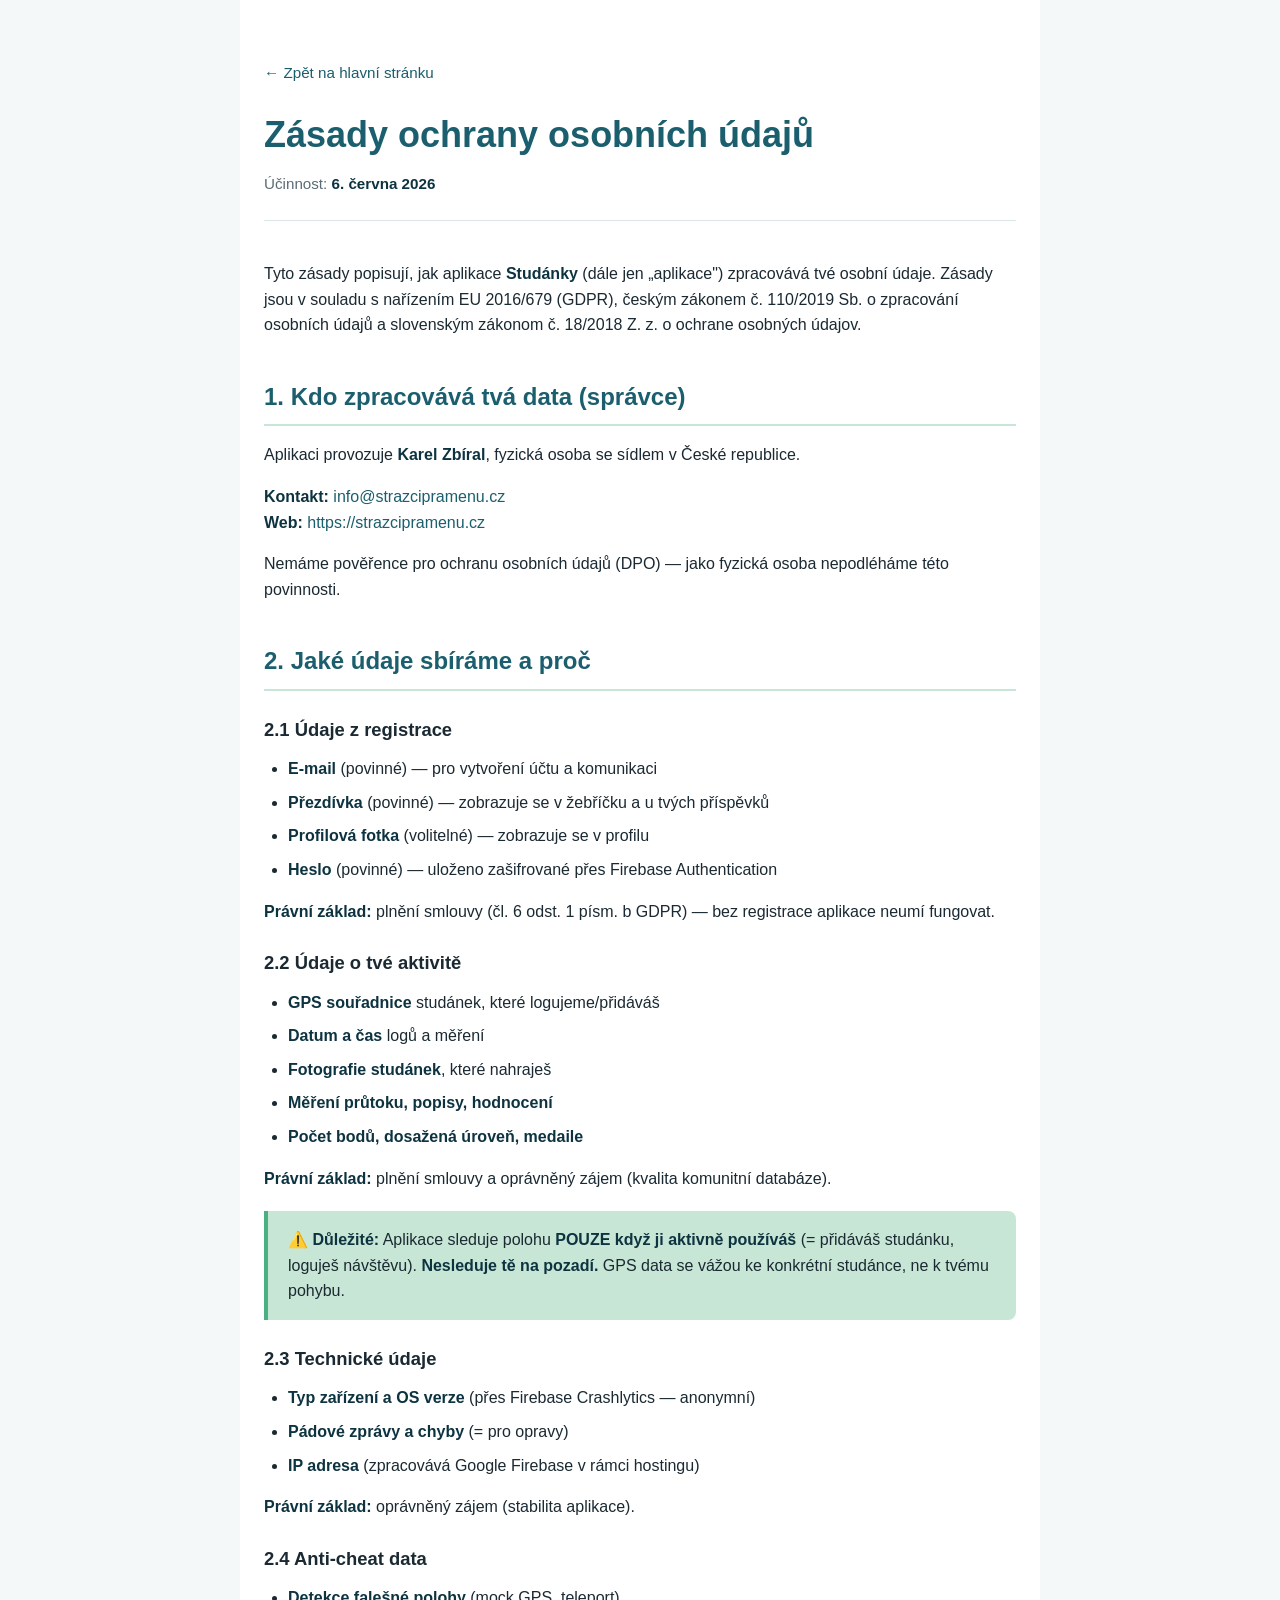
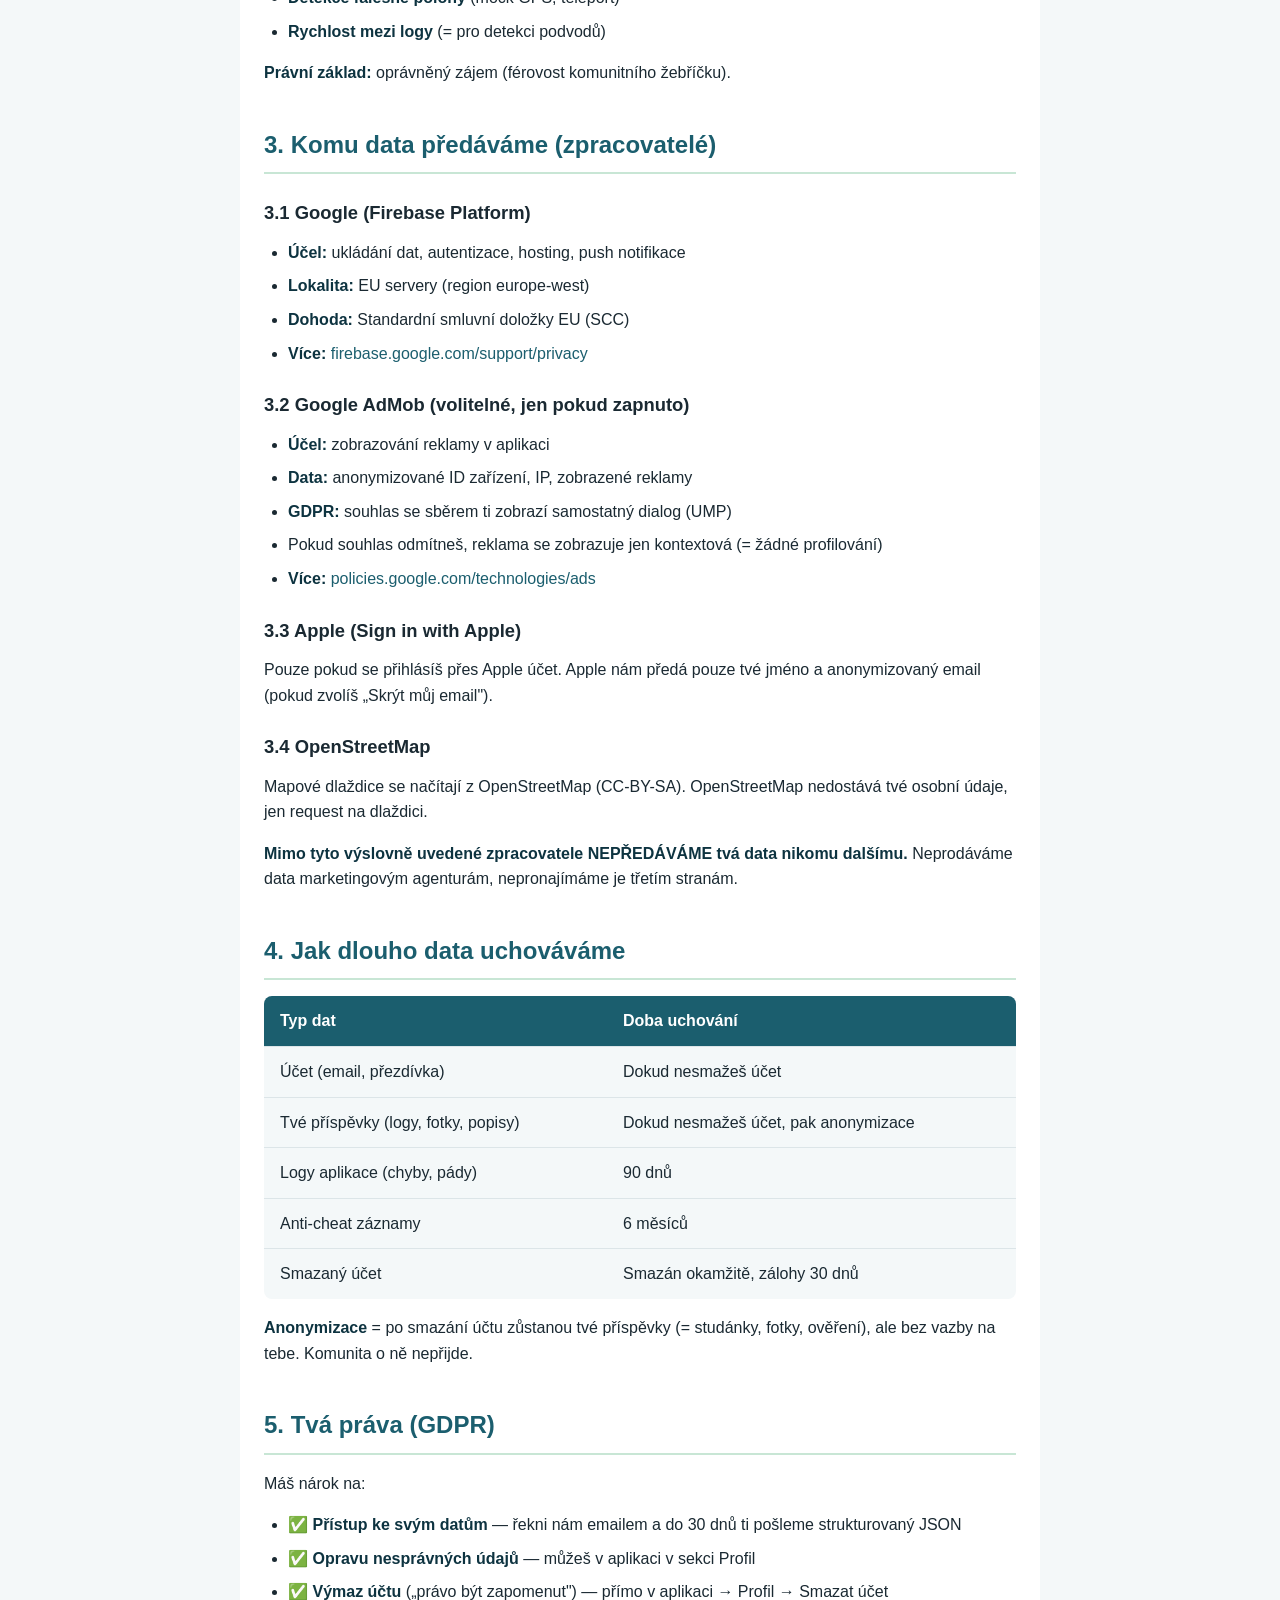
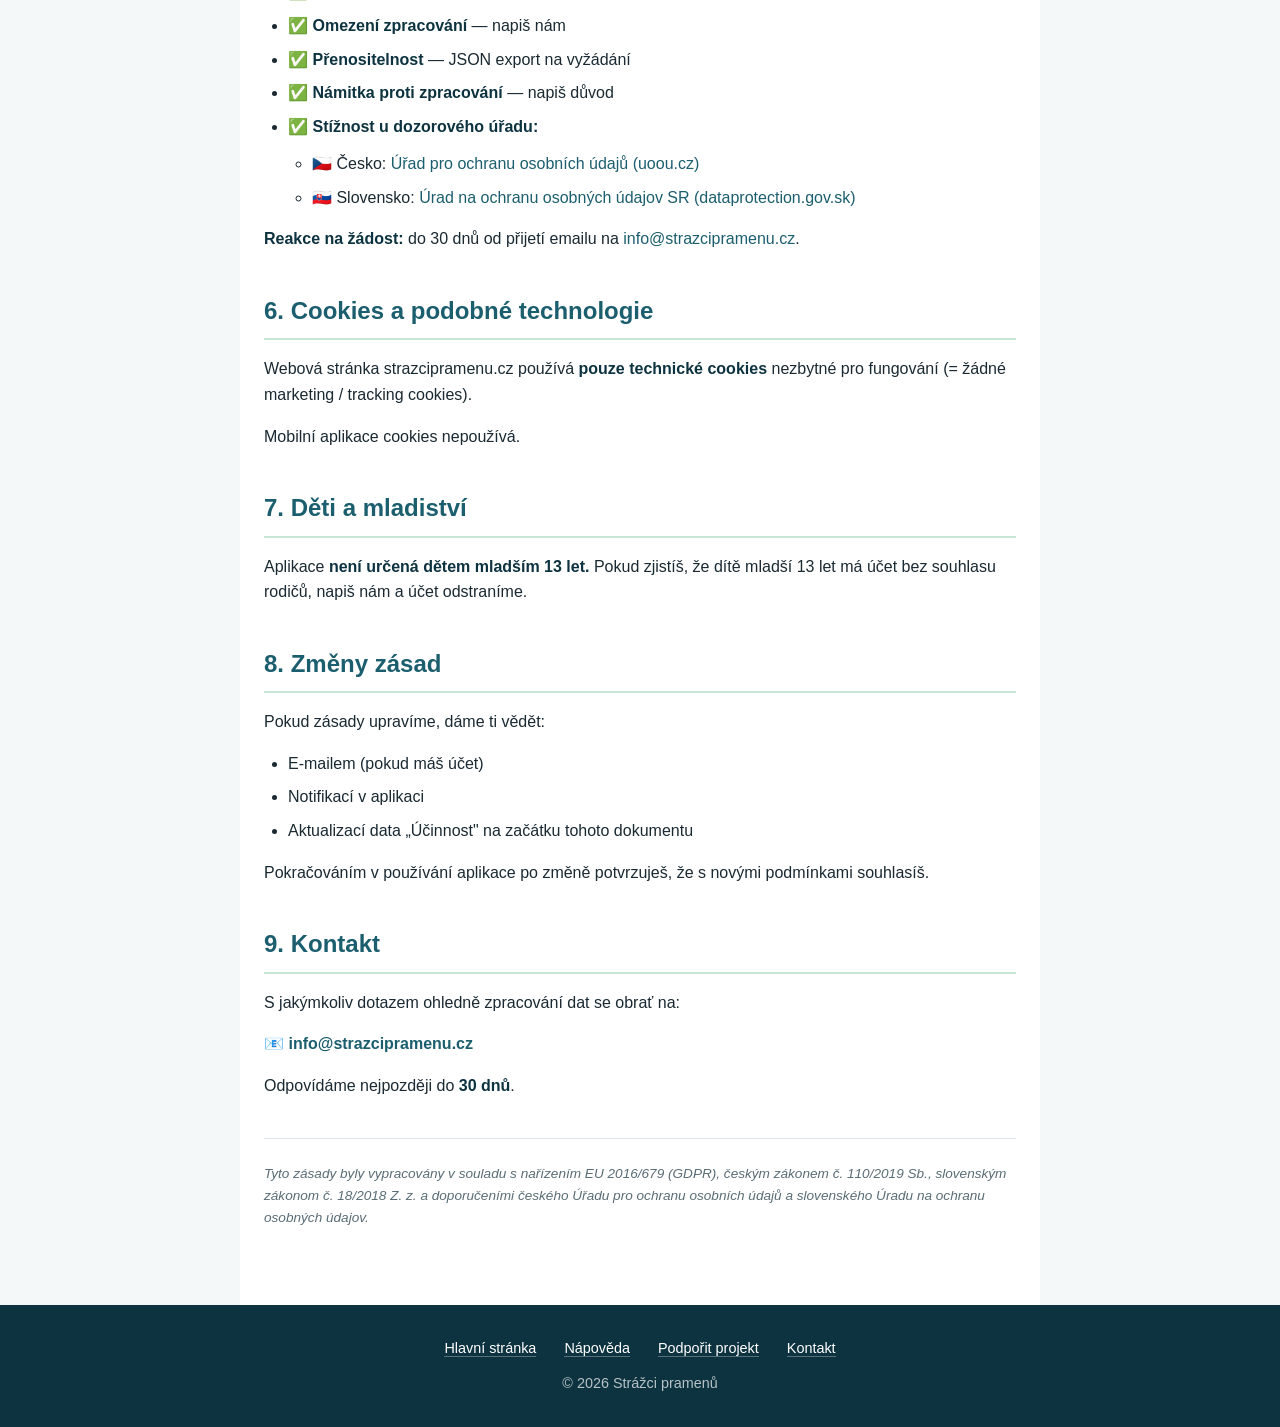
<file: soukromi.html>
<!DOCTYPE html>
<html lang="cs">
<head>
  <meta charset="UTF-8" />
  <meta name="viewport" content="width=device-width, initial-scale=1.0" />
  <meta name="theme-color" content="#1B5E6E" />
  <title>Zásady ochrany osobních údajů — Strážci pramenů</title>
  <meta name="description" content="Zásady ochrany osobních údajů aplikace Studánky podle GDPR. Jak nakládáme s tvými daty a jaká máš práva." />
  <link rel="icon" type="image/png" href="favicon.png" />
  <link rel="apple-touch-icon" href="favicon.png" />
  <link rel="stylesheet" href="styles.css" />
</head>
<body>

  <main class="privacy">
    <a href="/" class="back-link">← Zpět na hlavní stránku</a>

    <h1>Zásady ochrany osobních údajů</h1>
    <p class="effective">Účinnost: <strong>6. června 2026</strong></p>

    <p>
      Tyto zásady popisují, jak aplikace <strong>Studánky</strong> (dále jen „aplikace")
      zpracovává tvé osobní údaje. Zásady jsou v souladu s nařízením EU
      2016/679 (GDPR), českým zákonem č. 110/2019 Sb. o zpracování
      osobních údajů a slovenským zákonom č. 18/2018 Z. z. o ochrane
      osobných údajov.
    </p>

    <h2>1. Kdo zpracovává tvá data (správce)</h2>
    <p>
      Aplikaci provozuje <strong>Karel Zbíral</strong>, fyzická osoba se
      sídlem v České republice.
    </p>
    <p>
      <strong>Kontakt:</strong> <a href="mailto:info@strazcipramenu.cz">info@strazcipramenu.cz</a><br />
      <strong>Web:</strong> <a href="https://strazcipramenu.cz">https://strazcipramenu.cz</a>
    </p>
    <p>
      Nemáme pověřence pro ochranu osobních údajů (DPO) — jako fyzická
      osoba nepodléháme této povinnosti.
    </p>

    <h2>2. Jaké údaje sbíráme a proč</h2>

    <h3>2.1 Údaje z registrace</h3>
    <ul>
      <li><strong>E-mail</strong> (povinné) — pro vytvoření účtu a komunikaci</li>
      <li><strong>Přezdívka</strong> (povinné) — zobrazuje se v žebříčku a u tvých příspěvků</li>
      <li><strong>Profilová fotka</strong> (volitelné) — zobrazuje se v profilu</li>
      <li><strong>Heslo</strong> (povinné) — uloženo zašifrované přes Firebase Authentication</li>
    </ul>
    <p>
      <strong>Právní základ:</strong> plnění smlouvy (čl. 6 odst. 1 písm. b GDPR) —
      bez registrace aplikace neumí fungovat.
    </p>

    <h3>2.2 Údaje o tvé aktivitě</h3>
    <ul>
      <li><strong>GPS souřadnice</strong> studánek, které logujeme/přidáváš</li>
      <li><strong>Datum a čas</strong> logů a měření</li>
      <li><strong>Fotografie studánek</strong>, které nahraješ</li>
      <li><strong>Měření průtoku, popisy, hodnocení</strong></li>
      <li><strong>Počet bodů, dosažená úroveň, medaile</strong></li>
    </ul>
    <p>
      <strong>Právní základ:</strong> plnění smlouvy a oprávněný zájem (kvalita
      komunitní databáze).
    </p>

    <div class="note">
      <strong>⚠️ Důležité:</strong> Aplikace sleduje polohu <strong>POUZE když ji aktivně
      používáš</strong> (= přidáváš studánku, loguješ návštěvu). <strong>Nesleduje tě
      na pozadí.</strong> GPS data se vážou ke konkrétní studánce, ne k tvému pohybu.
    </div>

    <h3>2.3 Technické údaje</h3>
    <ul>
      <li><strong>Typ zařízení a OS verze</strong> (přes Firebase Crashlytics — anonymní)</li>
      <li><strong>Pádové zprávy a chyby</strong> (= pro opravy)</li>
      <li><strong>IP adresa</strong> (zpracovává Google Firebase v rámci hostingu)</li>
    </ul>
    <p>
      <strong>Právní základ:</strong> oprávněný zájem (stabilita aplikace).
    </p>

    <h3>2.4 Anti-cheat data</h3>
    <ul>
      <li><strong>Detekce falešné polohy</strong> (mock GPS, teleport)</li>
      <li><strong>Rychlost mezi logy</strong> (= pro detekci podvodů)</li>
    </ul>
    <p>
      <strong>Právní základ:</strong> oprávněný zájem (férovost komunitního žebříčku).
    </p>

    <h2>3. Komu data předáváme (zpracovatelé)</h2>

    <h3>3.1 Google (Firebase Platform)</h3>
    <ul>
      <li><strong>Účel:</strong> ukládání dat, autentizace, hosting, push notifikace</li>
      <li><strong>Lokalita:</strong> EU servery (region europe-west)</li>
      <li><strong>Dohoda:</strong> Standardní smluvní doložky EU (SCC)</li>
      <li><strong>Více:</strong> <a href="https://firebase.google.com/support/privacy" target="_blank" rel="noopener">firebase.google.com/support/privacy</a></li>
    </ul>

    <h3>3.2 Google AdMob (volitelné, jen pokud zapnuto)</h3>
    <ul>
      <li><strong>Účel:</strong> zobrazování reklamy v aplikaci</li>
      <li><strong>Data:</strong> anonymizované ID zařízení, IP, zobrazené reklamy</li>
      <li><strong>GDPR:</strong> souhlas se sběrem ti zobrazí samostatný dialog (UMP)</li>
      <li>Pokud souhlas odmítneš, reklama se zobrazuje jen kontextová (= žádné profilování)</li>
      <li><strong>Více:</strong> <a href="https://policies.google.com/technologies/ads" target="_blank" rel="noopener">policies.google.com/technologies/ads</a></li>
    </ul>

    <h3>3.3 Apple (Sign in with Apple)</h3>
    <p>
      Pouze pokud se přihlásíš přes Apple účet. Apple nám předá pouze tvé
      jméno a anonymizovaný email (pokud zvolíš „Skrýt můj email").
    </p>

    <h3>3.4 OpenStreetMap</h3>
    <p>
      Mapové dlaždice se načítají z OpenStreetMap (CC-BY-SA). OpenStreetMap
      nedostává tvé osobní údaje, jen request na dlaždici.
    </p>

    <p>
      <strong>Mimo tyto výslovně uvedené zpracovatele NEPŘEDÁVÁME tvá data
      nikomu dalšímu.</strong> Neprodáváme data marketingovým agenturám,
      nepronajímáme je třetím stranám.
    </p>

    <h2>4. Jak dlouho data uchováváme</h2>
    <table>
      <thead>
        <tr>
          <th>Typ dat</th>
          <th>Doba uchování</th>
        </tr>
      </thead>
      <tbody>
        <tr>
          <td>Účet (email, přezdívka)</td>
          <td>Dokud nesmažeš účet</td>
        </tr>
        <tr>
          <td>Tvé příspěvky (logy, fotky, popisy)</td>
          <td>Dokud nesmažeš účet, pak anonymizace</td>
        </tr>
        <tr>
          <td>Logy aplikace (chyby, pády)</td>
          <td>90 dnů</td>
        </tr>
        <tr>
          <td>Anti-cheat záznamy</td>
          <td>6 měsíců</td>
        </tr>
        <tr>
          <td>Smazaný účet</td>
          <td>Smazán okamžitě, zálohy 30 dnů</td>
        </tr>
      </tbody>
    </table>
    <p>
      <strong>Anonymizace</strong> = po smazání účtu zůstanou tvé příspěvky
      (= studánky, fotky, ověření), ale bez vazby na tebe. Komunita o ně nepřijde.
    </p>

    <h2>5. Tvá práva (GDPR)</h2>
    <p>Máš nárok na:</p>
    <ul>
      <li>✅ <strong>Přístup ke svým datům</strong> — řekni nám emailem a do 30 dnů ti pošleme strukturovaný JSON</li>
      <li>✅ <strong>Opravu nesprávných údajů</strong> — můžeš v aplikaci v sekci Profil</li>
      <li>✅ <strong>Výmaz účtu</strong> („právo být zapomenut") — přímo v aplikaci → Profil → Smazat účet</li>
      <li>✅ <strong>Omezení zpracování</strong> — napiš nám</li>
      <li>✅ <strong>Přenositelnost</strong> — JSON export na vyžádání</li>
      <li>✅ <strong>Námitka proti zpracování</strong> — napiš důvod</li>
      <li>
        ✅ <strong>Stížnost u dozorového úřadu:</strong>
        <ul>
          <li>🇨🇿 Česko: <a href="https://www.uoou.cz" target="_blank" rel="noopener">Úřad pro ochranu osobních údajů (uoou.cz)</a></li>
          <li>🇸🇰 Slovensko: <a href="https://dataprotection.gov.sk" target="_blank" rel="noopener">Úrad na ochranu osobných údajov SR (dataprotection.gov.sk)</a></li>
        </ul>
      </li>
    </ul>
    <p>
      <strong>Reakce na žádost:</strong> do 30 dnů od přijetí emailu na
      <a href="mailto:info@strazcipramenu.cz">info@strazcipramenu.cz</a>.
    </p>

    <h2>6. Cookies a podobné technologie</h2>
    <p>
      Webová stránka strazcipramenu.cz používá <strong>pouze technické cookies</strong>
      nezbytné pro fungování (= žádné marketing / tracking cookies).
    </p>
    <p>
      Mobilní aplikace cookies nepoužívá.
    </p>

    <h2>7. Děti a mladiství</h2>
    <p>
      Aplikace <strong>není určená dětem mladším 13 let.</strong> Pokud zjistíš,
      že dítě mladší 13 let má účet bez souhlasu rodičů, napiš nám a účet odstraníme.
    </p>

    <h2>8. Změny zásad</h2>
    <p>Pokud zásady upravíme, dáme ti vědět:</p>
    <ul>
      <li>E-mailem (pokud máš účet)</li>
      <li>Notifikací v aplikaci</li>
      <li>Aktualizací data „Účinnost" na začátku tohoto dokumentu</li>
    </ul>
    <p>
      Pokračováním v používání aplikace po změně potvrzuješ, že s novými
      podmínkami souhlasíš.
    </p>

    <h2>9. Kontakt</h2>
    <p>S jakýmkoliv dotazem ohledně zpracování dat se obrať na:</p>
    <p>
      📧 <strong><a href="mailto:info@strazcipramenu.cz">info@strazcipramenu.cz</a></strong>
    </p>
    <p>Odpovídáme nejpozději do <strong>30 dnů</strong>.</p>

    <p style="margin-top: 40px; padding-top: 24px; border-top: 1px solid var(--divider); font-size: 0.85rem; color: var(--text-secondary);">
      <em>Tyto zásady byly vypracovány v souladu s nařízením EU 2016/679
      (GDPR), českým zákonem č. 110/2019 Sb., slovenským zákonom
      č. 18/2018 Z. z. a doporučeními českého Úřadu pro ochranu
      osobních údajů a slovenského Úradu na ochranu osobných údajov.</em>
    </p>
  </main>

  <footer>
    <div class="footer-links">
      <a href="/">Hlavní stránka</a>
      <a href="/napoveda.html">Nápověda</a>
      <a href="/podpora.html">Podpořit projekt</a>
      <a href="mailto:info@strazcipramenu.cz">Kontakt</a>
    </div>
    <div>© 2026 Strážci pramenů</div>
  </footer>

</body>
</html>
</file>
<file: styles.css>
/* Strážci pramenů — sdílené styly pro landing + privacy
   Barvy odpovídají aplikaci (kPrimary #1B5E6E, kAccent #4CAF82). */

:root {
  --primary: #1B5E6E;
  --primary-dark: #0D3340;
  --accent: #4CAF82;
  --accent-light: #C8E6D5;
  --bg: #F4F8F9;
  --text-primary: #1A2932;
  --text-secondary: #5A6C75;
  --divider: #DCE5E8;
  --shadow: 0 4px 16px rgba(13, 51, 64, 0.08);
}

* {
  box-sizing: border-box;
  margin: 0;
  padding: 0;
}

html {
  scroll-behavior: smooth;
}

body {
  font-family: -apple-system, BlinkMacSystemFont, "Segoe UI", Roboto,
    "Helvetica Neue", Arial, sans-serif;
  font-size: 16px;
  line-height: 1.6;
  color: var(--text-primary);
  background: var(--bg);
  -webkit-font-smoothing: antialiased;
  -moz-osx-font-smoothing: grayscale;
}

a {
  color: var(--primary);
  text-decoration: none;
  border-bottom: 1px solid transparent;
  transition: border-color 0.15s ease;
}

a:hover {
  border-bottom-color: var(--primary);
}

/* ──────────── HERO ──────────── */

.hero {
  background: linear-gradient(135deg, var(--primary) 0%, var(--primary-dark) 100%);
  color: white;
  padding: 80px 20px 100px;
  text-align: center;
  position: relative;
  overflow: hidden;
}

.hero::before {
  content: "";
  position: absolute;
  top: -50%;
  left: -50%;
  width: 200%;
  height: 200%;
  background: radial-gradient(circle at 30% 30%,
    rgba(76, 175, 130, 0.15) 0%, transparent 50%);
  pointer-events: none;
}

.hero-content {
  max-width: 800px;
  margin: 0 auto;
  position: relative;
  z-index: 1;
}

.hero-logo {
  width: 120px;
  height: 120px;
  margin: 0 auto 20px;
  display: block;
  border-radius: 28px;
  box-shadow:
    0 12px 32px rgba(0, 0, 0, 0.25),
    0 0 0 4px rgba(255, 255, 255, 0.15);
  background: white;
}

.hero h1 {
  font-size: 3rem;
  font-weight: 800;
  margin-bottom: 16px;
  letter-spacing: -0.02em;
}

.hero .tagline {
  font-size: 1.25rem;
  font-weight: 400;
  opacity: 0.92;
  margin-bottom: 12px;
}

.hero .badge {
  display: inline-block;
  background: rgba(255, 255, 255, 0.15);
  border: 1px solid rgba(255, 255, 255, 0.3);
  border-radius: 999px;
  padding: 6px 16px;
  font-size: 0.85rem;
  font-weight: 600;
  letter-spacing: 0.05em;
  text-transform: uppercase;
  margin-top: 20px;
}

/* ──────────── FEATURES ──────────── */

.features {
  max-width: 960px;
  margin: -50px auto 60px;
  padding: 40px 20px;
  background: white;
  border-radius: 20px;
  box-shadow: var(--shadow);
  position: relative;
  z-index: 2;
}

.features h2 {
  text-align: center;
  font-size: 1.75rem;
  margin-bottom: 32px;
  color: var(--primary);
}

.feature-grid {
  display: grid;
  grid-template-columns: repeat(auto-fit, minmax(220px, 1fr));
  gap: 24px;
}

.feature {
  text-align: center;
  padding: 16px;
}

.feature-icon {
  font-size: 2.5rem;
  margin-bottom: 12px;
  display: block;
}

.feature h3 {
  font-size: 1.1rem;
  font-weight: 700;
  margin-bottom: 8px;
  color: var(--text-primary);
}

.feature p {
  font-size: 0.95rem;
  color: var(--text-secondary);
  line-height: 1.5;
}

/* ──────────── SUBSCRIBE ──────────── */

.subscribe {
  max-width: 600px;
  margin: 0 auto 80px;
  padding: 40px 30px;
  background: var(--accent-light);
  border-radius: 20px;
  text-align: center;
}

.subscribe h2 {
  font-size: 1.5rem;
  margin-bottom: 8px;
  color: var(--primary-dark);
}

.subscribe p {
  color: var(--text-secondary);
  margin-bottom: 24px;
}

.subscribe-form {
  display: flex;
  gap: 8px;
  flex-wrap: wrap;
  justify-content: center;
}

.subscribe-form input[type="email"] {
  flex: 1;
  min-width: 200px;
  padding: 14px 18px;
  border: 2px solid white;
  border-radius: 999px;
  font-size: 1rem;
  font-family: inherit;
  outline: none;
  transition: border-color 0.15s;
}

.subscribe-form input[type="email"]:focus {
  border-color: var(--primary);
}

.subscribe-form button {
  background: var(--primary);
  color: white;
  border: none;
  padding: 14px 28px;
  border-radius: 999px;
  font-size: 1rem;
  font-weight: 700;
  cursor: pointer;
  font-family: inherit;
  transition: background 0.15s, transform 0.1s;
}

.subscribe-form button:hover {
  background: var(--primary-dark);
}

.subscribe-form button:active {
  transform: scale(0.97);
}

.subscribe-note {
  font-size: 0.8rem;
  color: var(--text-secondary);
  margin-top: 16px;
}

/* ──────────── SCREENSHOTS SECTION ──────────── */

.screenshots {
  max-width: 1200px;
  margin: 0 auto 80px;
  padding: 60px 24px 40px;
  text-align: center;
}

.screenshots h2 {
  font-size: 1.8rem;
  margin-bottom: 12px;
  color: var(--primary-dark);
}

.screenshots-intro {
  font-size: 1rem;
  color: var(--text-secondary);
  max-width: 600px;
  margin: 0 auto 44px;
  line-height: 1.55;
}

.screenshots-grid {
  display: flex;
  gap: 20px;
  align-items: flex-start;
  flex-wrap: nowrap;
  overflow-x: auto;
  /* padding-inline necháva první/poslední item s prostorem, pseudo-element
     na začátku centruje obsah pokud se vejde, jinak scroll. */
  padding: 16px 24px 24px;
  scroll-snap-type: x mandatory;
  -webkit-overflow-scrolling: touch;
  scrollbar-width: thin;
}

.screenshots-grid::before,
.screenshots-grid::after {
  content: "";
  flex: 0 0 auto;
  width: max(8px, calc((100% - 1080px) / 2));   /* doplní okraje aby se na velkých displejích obsah vycentroval */
}

.screenshots-grid figure {
  flex: 0 0 auto;
  width: 200px;
  margin: 0;
  scroll-snap-align: center;
  transition: transform 0.2s ease;
}

.screenshots-grid figure:hover {
  transform: translateY(-6px);
}

.screenshots-grid img {
  width: 100%;
  height: auto;
  border-radius: 24px;
  border: 4px solid #1B5E6E;
  box-shadow:
    0 16px 36px rgba(13, 51, 64, 0.25),
    0 4px 12px rgba(13, 51, 64, 0.1);
  background: #1B5E6E;
  display: block;
}

.screenshots-grid figcaption {
  margin-top: 14px;
  font-size: 0.92rem;
  font-weight: 600;
  color: var(--primary-dark);
}

/* ──────────── BETA TESTING SECTION ──────────── */

.beta-testing {
  max-width: 640px;
  margin: 0 auto 80px;
  padding: 44px 32px;
  background: linear-gradient(135deg,
    rgba(76, 175, 130, 0.12) 0%,
    rgba(27, 94, 110, 0.08) 100%);
  border: 2px solid rgba(76, 175, 130, 0.25);
  border-radius: 22px;
  text-align: center;
  box-shadow: 0 8px 30px rgba(27, 94, 110, 0.08);
}

.beta-testing h2 {
  font-size: 1.6rem;
  margin-bottom: 12px;
  color: var(--primary-dark);
}

.beta-testing p {
  color: var(--text-primary);
  font-size: 0.98rem;
  line-height: 1.55;
  margin-bottom: 22px;
}

.beta-cta {
  display: inline-block;
  background: linear-gradient(135deg, var(--primary) 0%, var(--primary-dark) 100%);
  color: white !important;
  padding: 14px 30px;
  border-radius: 14px;
  font-size: 1.05rem;
  font-weight: 700;
  text-decoration: none;
  letter-spacing: 0.01em;
  box-shadow: 0 6px 20px rgba(27, 94, 110, 0.3);
  transition: transform 0.15s ease, box-shadow 0.15s ease;
}

.beta-cta:hover {
  transform: translateY(-2px);
  box-shadow: 0 10px 28px rgba(27, 94, 110, 0.4);
}

.beta-cta:active {
  transform: translateY(0);
}

.beta-note {
  font-size: 0.85rem;
  color: var(--text-secondary);
  margin-top: 20px !important;
  font-style: italic;
}

/* ──────────── FOOTER ──────────── */

footer {
  background: var(--primary-dark);
  color: rgba(255, 255, 255, 0.7);
  text-align: center;
  padding: 32px 20px;
  font-size: 0.9rem;
}

footer a {
  color: white;
  border-bottom-color: rgba(255, 255, 255, 0.3);
}

/* Odkaz na další appku autora — decentně mezi odkazy a copyrightem. */
.dalsi-appka {
  margin-bottom: 10px;
  font-size: 0.85rem;
  color: rgba(255, 255, 255, 0.55);
}

footer a:hover {
  border-bottom-color: white;
}

footer .footer-links {
  margin-bottom: 12px;
}

footer .footer-links a {
  margin: 0 12px;
}

/* ──────────── PRIVACY PAGE ──────────── */

.privacy {
  max-width: 800px;
  margin: 0 auto;
  padding: 60px 24px;
  background: white;
}

.privacy h1 {
  font-size: 2.25rem;
  margin-bottom: 8px;
  color: var(--primary);
}

.privacy .effective {
  color: var(--text-secondary);
  font-size: 0.95rem;
  margin-bottom: 40px;
  padding-bottom: 24px;
  border-bottom: 1px solid var(--divider);
}

.privacy h2 {
  font-size: 1.5rem;
  margin-top: 40px;
  margin-bottom: 16px;
  color: var(--primary);
  padding-bottom: 8px;
  border-bottom: 2px solid var(--accent-light);
}

.privacy h3 {
  font-size: 1.15rem;
  margin-top: 24px;
  margin-bottom: 12px;
  color: var(--text-primary);
}

.privacy p {
  margin-bottom: 16px;
  color: var(--text-primary);
}

.privacy ul {
  margin: 12px 0 16px 24px;
}

.privacy ul li {
  margin-bottom: 8px;
}

.privacy strong {
  color: var(--primary-dark);
}

.privacy .note {
  background: var(--accent-light);
  border-left: 4px solid var(--accent);
  padding: 16px 20px;
  margin: 20px 0;
  border-radius: 0 8px 8px 0;
}

.privacy table {
  width: 100%;
  border-collapse: collapse;
  margin: 16px 0;
  background: var(--bg);
  border-radius: 8px;
  overflow: hidden;
}

.privacy table th,
.privacy table td {
  padding: 12px 16px;
  text-align: left;
  border-bottom: 1px solid var(--divider);
}

.privacy table th {
  background: var(--primary);
  color: white;
  font-weight: 700;
}

.privacy table tr:last-child td {
  border-bottom: none;
}

.privacy .back-link {
  display: inline-block;
  margin-bottom: 20px;
  font-size: 0.95rem;
}

/* ──────────── SUPPORT PAGE ──────────── */

.hero-small {
  padding: 60px 20px 80px;
}

.support-logo {
  width: 88px;
  height: 88px;
  border-radius: 20px;
  margin-bottom: 20px;
  box-shadow: 0 8px 24px rgba(0, 0, 0, 0.25);
}

.support-main {
  max-width: 760px;
  margin: -50px auto 60px;
  padding: 0 20px;
  position: relative;
  z-index: 2;
}

.support-cards {
  display: grid;
  gap: 16px;
  margin-bottom: 40px;
}

.support-card {
  background: white;
  padding: 24px;
  border-radius: 16px;
  border: 1px solid var(--divider);
  box-shadow: var(--shadow);
}

.support-card-icon {
  font-size: 2rem;
  margin-bottom: 8px;
}

.support-card h3 {
  font-size: 1.15rem;
  font-weight: 700;
  color: var(--primary);
  margin-bottom: 8px;
}

.support-card p {
  font-size: 0.95rem;
  color: var(--text-secondary);
  line-height: 1.6;
}

.qr-section {
  background: white;
  border-radius: 20px;
  padding: 40px 30px;
  text-align: center;
  border: 1px solid var(--divider);
  box-shadow: var(--shadow);
}

/* Country switcher — CZ/SK toggle */
.country-switcher {
  display: inline-flex;
  background: var(--bg);
  border: 1px solid var(--divider);
  border-radius: 999px;
  padding: 4px;
  margin: 8px auto 24px;
  gap: 4px;
}

.country-tab {
  background: transparent;
  border: none;
  border-radius: 999px;
  padding: 8px 18px;
  font-size: 0.95rem;
  font-weight: 600;
  color: var(--text-secondary);
  cursor: pointer;
  font-family: inherit;
  display: inline-flex;
  align-items: center;
  gap: 8px;
  transition: background 0.15s ease, color 0.15s ease;
}

.country-tab:hover {
  color: var(--primary);
}

.country-tab.active {
  background: var(--primary);
  color: white;
  box-shadow: 0 2px 6px rgba(13, 51, 64, 0.15);
}

/* Country sections — defaultně skryté, viditelné podle data-country na section */
.country-section {
  display: none;
}
.qr-section[data-country="cz"] .country-cz {
  display: block;
}
.qr-section[data-country="sk"] .country-sk {
  display: block;
}

/* Inline jazykové varianty (cz-only / sk-only) v textech */
.cz-only, .sk-only {
  display: none;
}
.qr-section[data-country="cz"] .cz-only {
  display: inline;
}
.qr-section[data-country="sk"] .sk-only {
  display: inline;
}

.qr-section h2 {
  font-size: 1.6rem;
  color: var(--primary);
  margin-bottom: 8px;
}

.qr-subtitle {
  color: var(--text-secondary);
  margin: 0 auto 32px;
  max-width: 540px;
  font-size: 0.95rem;
  line-height: 1.6;
}

/* Grid 3 přednastavených částek */
.qr-grid {
  display: grid;
  grid-template-columns: repeat(3, 1fr);
  gap: 20px;
  margin-bottom: 32px;
}

.qr-item {
  background: var(--bg);
  border-radius: 16px;
  padding: 24px 16px;
  border: 1px solid var(--divider);
  display: flex;
  flex-direction: column;
  align-items: center;
  position: relative;
  transition: transform 0.15s ease, box-shadow 0.15s ease;
  /* Aby border 2px (featured/premium) nezvětšoval celkovou šířku
     a karta nevyčuhovala přes grid track na desktopu. */
  width: 100%;
  min-width: 0;
  box-sizing: border-box;
}

.qr-item:hover {
  transform: translateY(-2px);
  box-shadow: 0 8px 20px rgba(13, 51, 64, 0.08);
}

/* Doporučená — středová varianta. Zachována STEJNÁ velikost jako
   ostatní karty (žádný scale), distinkce jen barvou/borderem/shadowem
   aby spodní hrany 3 karet zůstaly zarovnané. */
.qr-featured {
  background: linear-gradient(180deg, var(--accent-light) 0%, white 100%);
  border: 2px solid var(--accent);
  box-shadow: 0 8px 24px rgba(76, 175, 130, 0.18);
}

.qr-featured:hover {
  transform: translateY(-2px);
}

/* Premium varianta — Patron (500 Kč / 20 EUR) — zlatý look,
   stejná velikost jako ostatní. */
.qr-premium {
  background: linear-gradient(180deg, #FFF4D6 0%, #FFFCF2 100%);
  border: 2px solid #D4A017;
  box-shadow: 0 8px 24px rgba(212, 160, 23, 0.22);
}

.qr-premium:hover {
  transform: translateY(-3px);
  box-shadow: 0 12px 32px rgba(212, 160, 23, 0.32);
}

.qr-premium .qr-title {
  color: #8B6914;
}

.qr-premium .qr-amount {
  color: #B8860B;
  text-shadow: 0 1px 2px rgba(212, 160, 23, 0.2);
}

.qr-badge-premium {
  background: linear-gradient(135deg, #D4A017 0%, #B8860B 100%);
  color: white;
  box-shadow: 0 2px 8px rgba(212, 160, 23, 0.5);
}

.qr-badge {
  position: absolute;
  top: -12px;
  left: 50%;
  transform: translateX(-50%);
  background: var(--accent);
  color: white;
  font-size: 0.72rem;
  font-weight: 700;
  letter-spacing: 0.04em;
  padding: 5px 12px;
  border-radius: 999px;
  white-space: nowrap;
  box-shadow: 0 2px 6px rgba(76, 175, 130, 0.4);
}

.qr-emoji {
  font-size: 2rem;
  margin-bottom: 4px;
}

.qr-title {
  font-size: 1.05rem;
  font-weight: 700;
  color: var(--primary);
  margin-bottom: 4px;
}

.qr-desc {
  font-size: 0.82rem;
  color: var(--text-secondary);
  line-height: 1.4;
  margin-bottom: 16px;
  min-height: 2.4em;
}

.qr-box {
  padding: 12px;
  background: white;
  border-radius: 12px;
  border: 1px solid var(--divider);
  margin-bottom: 12px;
}

.qr-image {
  width: 160px;
  height: 160px;
  display: block;
}

/* SK QR kódy jsou bez labelu 'QR Platba' (= čisté QR), takže
   vyplňují celý box. Aby vizuálně odpovídaly CZ QR (které mají
   label dole), zmenšujeme je + přidáváme vnitřní padding. */
.country-sk .qr-image {
  width: 132px;
  height: 132px;
  margin: 6px auto;
}

/* Karty v gridu mají stejnou výšku, ať CZ a SK varianty vypadají
   konzistentně. Stretch je default grid behavior, ale qr-item je
   flex column - musíme explicitně. */
.qr-grid {
  align-items: stretch;
}

.qr-item {
  height: 100%;
  justify-content: flex-start;
}

/* Tlačítko 'Uložit QR' uvnitř grid karty se přilepí na spodní hranu
   pomocí margin-top: auto. Tím se 3 karty v gridu zarovnají
   spodními hranami (= tlačítka na stejné Y souřadnici), i když
   mají různě dlouhé popisky/nadpisy. */
.qr-item .qr-download {
  margin-top: auto;
}

.qr-amount {
  font-size: 1.5rem;
  font-weight: 800;
  color: var(--primary-dark);
  margin-bottom: 12px;
}

/* Download QR link — pro mobilní user (uloží do galerie, načte v bance) */
.qr-download {
  display: inline-block;
  background: white;
  color: var(--primary);
  border: 1px solid var(--primary);
  border-radius: 999px;
  padding: 8px 14px;
  font-size: 0.82rem;
  font-weight: 600;
  text-decoration: none;
  border-bottom: 1px solid var(--primary);
  transition: background 0.15s, color 0.15s;
}

.qr-download:hover {
  background: var(--primary);
  color: white;
  border-bottom-color: var(--primary);
}

.qr-custom .qr-download {
  margin-top: 14px;
}

/* Mobilní deep-link tlačítka */
.qr-button {
  display: inline-block;
  width: 100%;
  background: white;
  color: var(--primary);
  border: 1px solid var(--primary);
  border-radius: 999px;
  padding: 10px 16px;
  font-size: 0.85rem;
  font-weight: 700;
  text-align: center;
  text-decoration: none;
  border-bottom: 1px solid var(--primary);
  transition: background 0.15s, color 0.15s;
}

.qr-button:hover {
  background: var(--primary);
  color: white;
  border-bottom-color: var(--primary);
}

.qr-button-primary {
  background: var(--primary);
  color: white;
}

.qr-button-primary:hover {
  background: var(--primary-dark);
  border-color: var(--primary-dark);
  border-bottom-color: var(--primary-dark);
}

/* Žolík — vlastní částka, šířka přes celou sekci pod gridem */
.qr-custom {
  background: var(--bg);
  border: 1px dashed var(--divider);
  border-radius: 16px;
  padding: 28px 24px;
  margin-bottom: 24px;
  text-align: center;
}

.qr-custom .qr-desc {
  max-width: 420px;
  margin: 0 auto 16px;
  min-height: 0;
}

.qr-custom .qr-box {
  display: inline-block;
}

/* Žolík (CZK custom + SK custom): tlačítko 'Uložit QR' musí být na novém
   řádku POD QR kódem a vystředěné. Bez tohoto by .qr-download s
   inline-block flowal vedle qr-box. */
.qr-custom .qr-download {
  display: block;
  width: fit-content;
  margin: 14px auto 0;
}

.qr-button-custom {
  display: inline-block;
  width: auto;
  min-width: 240px;
  margin-top: 12px;
}

/* Sekce s bankovními údaji — fallback pro ruční platbu */
.bank-details {
  background: linear-gradient(180deg, var(--accent-light) 0%, var(--bg) 100%);
  border-radius: 20px;
  padding: 32px 24px;
  margin-top: 40px;
  text-align: left;
  border: 2px solid var(--accent);
  scroll-margin-top: 20px;
}

.bank-icon {
  font-size: 2.4rem;
  text-align: center;
  margin-bottom: 4px;
}

.bank-details h3 {
  font-size: 1.3rem;
  font-weight: 700;
  color: var(--primary-dark);
  margin-bottom: 8px;
  text-align: center;
}

.bank-desc {
  font-size: 0.95rem;
  color: var(--text-primary);
  text-align: center;
  margin: 0 auto 24px;
  max-width: 480px;
  line-height: 1.6;
}

/* CZ / SK bloky uvnitř bank-details */
.bank-block {
  background: white;
  border-radius: 14px;
  padding: 20px 18px;
  margin: 0 auto 16px;
  max-width: 520px;
  border: 1px solid var(--divider);
}

.bank-block-title {
  font-size: 1.05rem;
  font-weight: 700;
  color: var(--primary);
  margin-bottom: 6px;
}

.bank-block-hint {
  font-size: 0.88rem;
  color: var(--text-secondary);
  line-height: 1.5;
  margin-bottom: 14px;
}

.bank-block-hint strong {
  color: var(--primary-dark);
}

.bank-list {
  margin: 0;
  max-width: 520px;
}

.bank-list dt {
  font-size: 0.78rem;
  font-weight: 700;
  text-transform: uppercase;
  letter-spacing: 0.05em;
  color: var(--primary);
  margin-top: 18px;
  margin-bottom: 6px;
}

.bank-list dt:first-of-type {
  margin-top: 0;
}

.bank-list dd {
  font-size: 1rem;
  color: var(--text-primary);
  margin-left: 0;
  display: flex;
  align-items: center;
  flex-wrap: wrap;
  gap: 10px;
}

.bank-list code {
  font-family: 'Courier New', monospace;
  background: white;
  padding: 8px 12px;
  border-radius: 8px;
  border: 1px solid var(--divider);
  font-size: 0.95rem;
  letter-spacing: 0.02em;
  user-select: all;
  -webkit-user-select: all;
  font-weight: 600;
  flex: 1 1 auto;
  min-width: 0;
  word-break: break-all;
}

.copy-btn {
  background: var(--primary);
  color: white;
  border: none;
  border-radius: 8px;
  padding: 8px 14px;
  font-size: 0.85rem;
  font-weight: 600;
  cursor: pointer;
  font-family: inherit;
  transition: background 0.15s ease, transform 0.1s ease;
  white-space: nowrap;
  flex: 0 0 auto;
}

.copy-btn:hover {
  background: var(--primary-dark);
}

.copy-btn:active {
  transform: scale(0.96);
}

.copy-btn.copied {
  background: var(--accent);
}

.bank-list .bank-name {
  font-size: 0.82rem;
  color: var(--text-secondary);
  flex: 0 0 auto;
}

.bank-note {
  font-size: 0.92rem;
  color: var(--text-primary);
  text-align: center;
  margin-top: 24px;
  font-weight: 600;
}

.qr-thanks {
  font-size: 1.1rem;
  color: var(--primary-dark);
  font-weight: 600;
  margin-top: 16px;
}

.qr-signature {
  text-align: center;
  margin-top: 28px;
  font-family: 'Dancing Script', 'Pacifico', 'Brush Script MT', cursive;
  font-size: 1.85rem;
  color: var(--primary-dark);
  line-height: 1.2;
  letter-spacing: 0.5px;
}

.qr-signature-role {
  display: block;
  margin-top: 6px;
  font-family: inherit;
  font-size: 0.9rem;
  color: var(--text-secondary);
  font-style: italic;
  font-weight: 400;
  letter-spacing: normal;
}

/* ──────────── RESPONSIVE ──────────── */

@media (max-width: 600px) {
  .screenshots {
    padding: 40px 12px 20px;
  }
  .screenshots h2 {
    font-size: 1.5rem;
  }
  .screenshots-grid figure {
    width: 160px;
  }
  .screenshots-grid img {
    border-width: 3px;
    border-radius: 18px;
  }
  .hero {
    padding: 60px 16px 80px;
  }
  .hero-logo {
    width: 96px;
    height: 96px;
    border-radius: 22px;
    margin-bottom: 16px;
  }
  .hero h1 {
    font-size: 2.25rem;
  }
  .hero .tagline {
    font-size: 1.1rem;
  }
  .beta-testing {
    padding: 30px 20px;
    margin-bottom: 60px;
  }
  .beta-cta {
    padding: 12px 22px;
    font-size: 0.98rem;
    width: 100%;
    box-sizing: border-box;
  }
  .features {
    margin-top: -30px;
    padding: 24px 16px;
  }
  .subscribe {
    padding: 30px 20px;
  }
  .subscribe-form {
    flex-direction: column;
  }
  .subscribe-form input[type="email"],
  .subscribe-form button {
    width: 100%;
  }
  .privacy {
    padding: 40px 16px;
  }
  .privacy h1 {
    font-size: 1.75rem;
  }
  .support-main {
    margin-top: -30px;
  }
  .support-card {
    padding: 20px;
  }
  .qr-section {
    padding: 30px 16px;
  }
  .qr-grid {
    grid-template-columns: 1fr;
    gap: 28px;
  }
  /* (Mobile override pro .qr-featured už není potřeba — scale(1.03)
     odstraněn z desktopu, všechny karty mají stejnou velikost.) */
  .qr-image {
    width: 180px;
    height: 180px;
  }
  .support-logo {
    width: 72px;
    height: 72px;
  }
  .bank-details {
    padding: 24px 16px;
  }
  .bank-list dd {
    flex-direction: column;
    align-items: stretch;
  }
  .copy-btn {
    width: 100%;
  }
}

/* ---------------------------------------------------------------------------
   Naposledy navštívené studánky — živý výpis z Firestore (recent-springs.js).
   Sekce je v HTML `hidden`, JS ji odkryje až má data.
   --------------------------------------------------------------------------- */
.recent-springs {
  max-width: 1100px;
  margin: 0 auto 80px;
  padding: 60px 24px 40px;
  text-align: center;
}

.recent-springs h2 {
  font-size: 1.8rem;
  margin-bottom: 12px;
  color: var(--primary-dark);
}

.recent-intro {
  font-size: 1rem;
  color: var(--text-secondary);
  max-width: 600px;
  margin: 0 auto 40px;
  line-height: 1.55;
}

.recent-grid {
  display: grid;
  grid-template-columns: repeat(auto-fit, minmax(240px, 1fr));
  gap: 22px;
}

.recent-card {
  margin: 0;
  background: white;
  border-radius: 18px;
  overflow: hidden;
  border: 1px solid var(--divider);
  box-shadow: var(--shadow);
  transition: transform 0.2s ease, box-shadow 0.2s ease;
}

.recent-card:hover {
  transform: translateY(-4px);
  box-shadow: 0 12px 30px rgba(13, 51, 64, 0.16);
}

.recent-card img {
  width: 100%;
  aspect-ratio: 4 / 3;
  object-fit: cover;
  display: block;
  background: var(--bg);
}

.recent-card figcaption {
  padding: 14px 16px 16px;
  text-align: left;
}

.recent-name {
  display: block;
  font-weight: 600;
  color: var(--primary-dark);
  font-size: 1rem;
  line-height: 1.3;
  margin-bottom: 5px;
  /* Dlouhé názvy nesmí rozhodit kartu */
  overflow-wrap: anywhere;
}

.recent-meta {
  display: block;
  font-size: 0.85rem;
  color: var(--text-secondary);
}

@media (max-width: 640px) {
  .recent-springs {
    padding: 40px 16px 20px;
    margin-bottom: 60px;
  }
  .recent-springs h2 {
    font-size: 1.5rem;
  }
  .recent-grid {
    grid-template-columns: repeat(auto-fit, minmax(160px, 1fr));
    gap: 14px;
  }
  .recent-card figcaption {
    padding: 12px 12px 14px;
  }
  .recent-name {
    font-size: 0.92rem;
  }
  .recent-meta {
    font-size: 0.78rem;
  }
}

.recent-hint {
  margin-top: 18px;
  font-size: 0.82rem;
  color: var(--text-secondary);
}

.recent-card {
  cursor: zoom-in;
}

/* ---------------------------------------------------------------------------
   Lightbox — zvětšení fotky z výpisu posledních studánek.
   --------------------------------------------------------------------------- */
.lightbox {
  position: fixed;
  inset: 0;
  z-index: 1000;
  display: flex;
  align-items: center;
  justify-content: center;
  padding: 24px;
  background: rgba(8, 24, 30, 0.92);
  backdrop-filter: blur(4px);
  cursor: zoom-out;
  animation: lightbox-in 0.18s ease-out;
}

/* `hidden` atribut musí přebít display:flex výše */
.lightbox[hidden] {
  display: none;
}

@keyframes lightbox-in {
  from { opacity: 0; }
  to   { opacity: 1; }
}

.lightbox-inner {
  margin: 0;
  max-width: min(1000px, 100%);
  max-height: 100%;
  display: flex;
  flex-direction: column;
  align-items: center;
  gap: 14px;
  cursor: default;
}

.lightbox-inner img {
  max-width: 100%;
  /* Necháme prostor na titulek pod fotkou */
  max-height: calc(100vh - 140px);
  width: auto;
  height: auto;
  border-radius: 14px;
  box-shadow: 0 24px 60px rgba(0, 0, 0, 0.5);
  background: rgba(255, 255, 255, 0.06);
}

.lightbox-inner figcaption {
  color: rgba(255, 255, 255, 0.92);
  font-size: 0.95rem;
  text-align: center;
  line-height: 1.4;
  overflow-wrap: anywhere;
}

.lightbox-close {
  position: absolute;
  top: 16px;
  right: 20px;
  width: 44px;
  height: 44px;
  font-size: 2rem;
  line-height: 1;
  color: white;
  background: rgba(255, 255, 255, 0.14);
  border: 1px solid rgba(255, 255, 255, 0.3);
  border-radius: 50%;
  cursor: pointer;
  display: flex;
  align-items: center;
  justify-content: center;
  padding: 0 0 3px;
  transition: background 0.15s ease;
}

.lightbox-close:hover,
.lightbox-close:focus-visible {
  background: rgba(255, 255, 255, 0.28);
}

@media (max-width: 640px) {
  .lightbox {
    padding: 12px;
  }
  .lightbox-inner img {
    max-height: calc(100vh - 120px);
  }
  .lightbox-close {
    top: 10px;
    right: 12px;
    width: 40px;
    height: 40px;
  }
}

/* Štítek v hlavičce funguje jako odkaz na Google Play — globální `a`
   pravidlo by mu dalo tmavou barvu na tmavém pozadí, proto explicitně. */
a.badge {
  color: #fff !important;
  cursor: pointer;
  transition: background 0.15s ease, border-color 0.15s ease;
}

a.badge:hover,
a.badge:focus-visible {
  background: rgba(255, 255, 255, 0.3);
  border-color: rgba(255, 255, 255, 0.6);
}

/* ---------------------------------------------------------------------------
   iOS připravujeme — sběr e-mailů. Záměrně střídmější než hlavní CTA
   na stažení, aby s ním nesoutěžilo o pozornost.
   --------------------------------------------------------------------------- */
.ios-soon {
  max-width: 640px;
  margin: -40px auto 70px;
  padding: 32px 28px;
  background: white;
  border: 1px solid var(--divider);
  border-radius: 18px;
  box-shadow: var(--shadow);
  text-align: center;
}

.ios-soon h2 {
  font-size: 1.3rem;
  margin-bottom: 10px;
  color: var(--primary-dark);
}

.ios-soon p {
  color: var(--text-secondary);
  font-size: 0.95rem;
  line-height: 1.55;
  margin-bottom: 20px;
}

.ios-cta {
  display: inline-block;
  padding: 11px 24px;
  border-radius: 12px;
  font-weight: 600;
  font-size: 0.95rem;
  color: var(--primary-dark) !important;
  background: var(--accent-light);
  border: 1px solid var(--accent);
  transition: background 0.15s ease, transform 0.15s ease;
}

.ios-cta:hover,
.ios-cta:focus-visible {
  background: var(--accent);
  color: #fff !important;
  transform: translateY(-1px);
}

.ios-soon .ios-note {
  margin: 14px 0 0;
  font-size: 0.8rem;
  color: var(--text-secondary);
}

@media (max-width: 640px) {
  .ios-soon {
    margin: -30px 16px 50px;
    padding: 26px 20px;
  }
  .ios-soon h2 {
    font-size: 1.15rem;
  }
  .ios-cta {
    width: 100%;
    box-sizing: border-box;
  }
}

/* ──────────── DVA OBCHODY (Android + iOS) ──────────── */

/* Odznaky v hlavičce. Původně tam byl jeden odkaz s margin-top:20px;
   ten margin teď nese celý řádek, aby mezi odznaky nevznikla mezera navíc. */
.hero .badge-row {
  display: flex;
  flex-wrap: wrap;
  justify-content: center;
  gap: 10px;
  margin-top: 20px;
}

.hero .badge-row .badge {
  margin-top: 0;
}

/* Tlačítka v oznamovací sekci. Na mobilu pod sebou přes celou šířku,
   od 480 px vedle sebe. */
.store-buttons {
  display: flex;
  flex-wrap: wrap;
  justify-content: center;
  gap: 12px;
}

@media (max-width: 479px) {
  .store-buttons .beta-cta {
    width: 100%;
  }
}

/* ──────────── PODPORA V HLAVIČCE ──────────── */

/* Záměrně jinak než odznaky obchodů: podtržený text bez rámečku, aby
   nekonkuroval stahování. Primární akce je „stáhni si to", podpora je
   nabídka pro toho, kdo už je rozhodnutý. */
.hero .hero-support {
  display: inline-block;
  margin-top: 16px;
  color: rgba(255, 255, 255, 0.92);
  font-size: 0.95rem;
  font-weight: 600;
  text-decoration: underline;
  text-decoration-color: rgba(255, 255, 255, 0.45);
  text-underline-offset: 4px;
  padding: 6px 10px;
  border-radius: 8px;
  transition: color 0.15s ease, background 0.15s ease;
}

.hero .hero-support:hover,
.hero .hero-support:focus-visible {
  color: #fff;
  background: rgba(255, 255, 255, 0.12);
  text-decoration-color: #fff;
}
</file>
